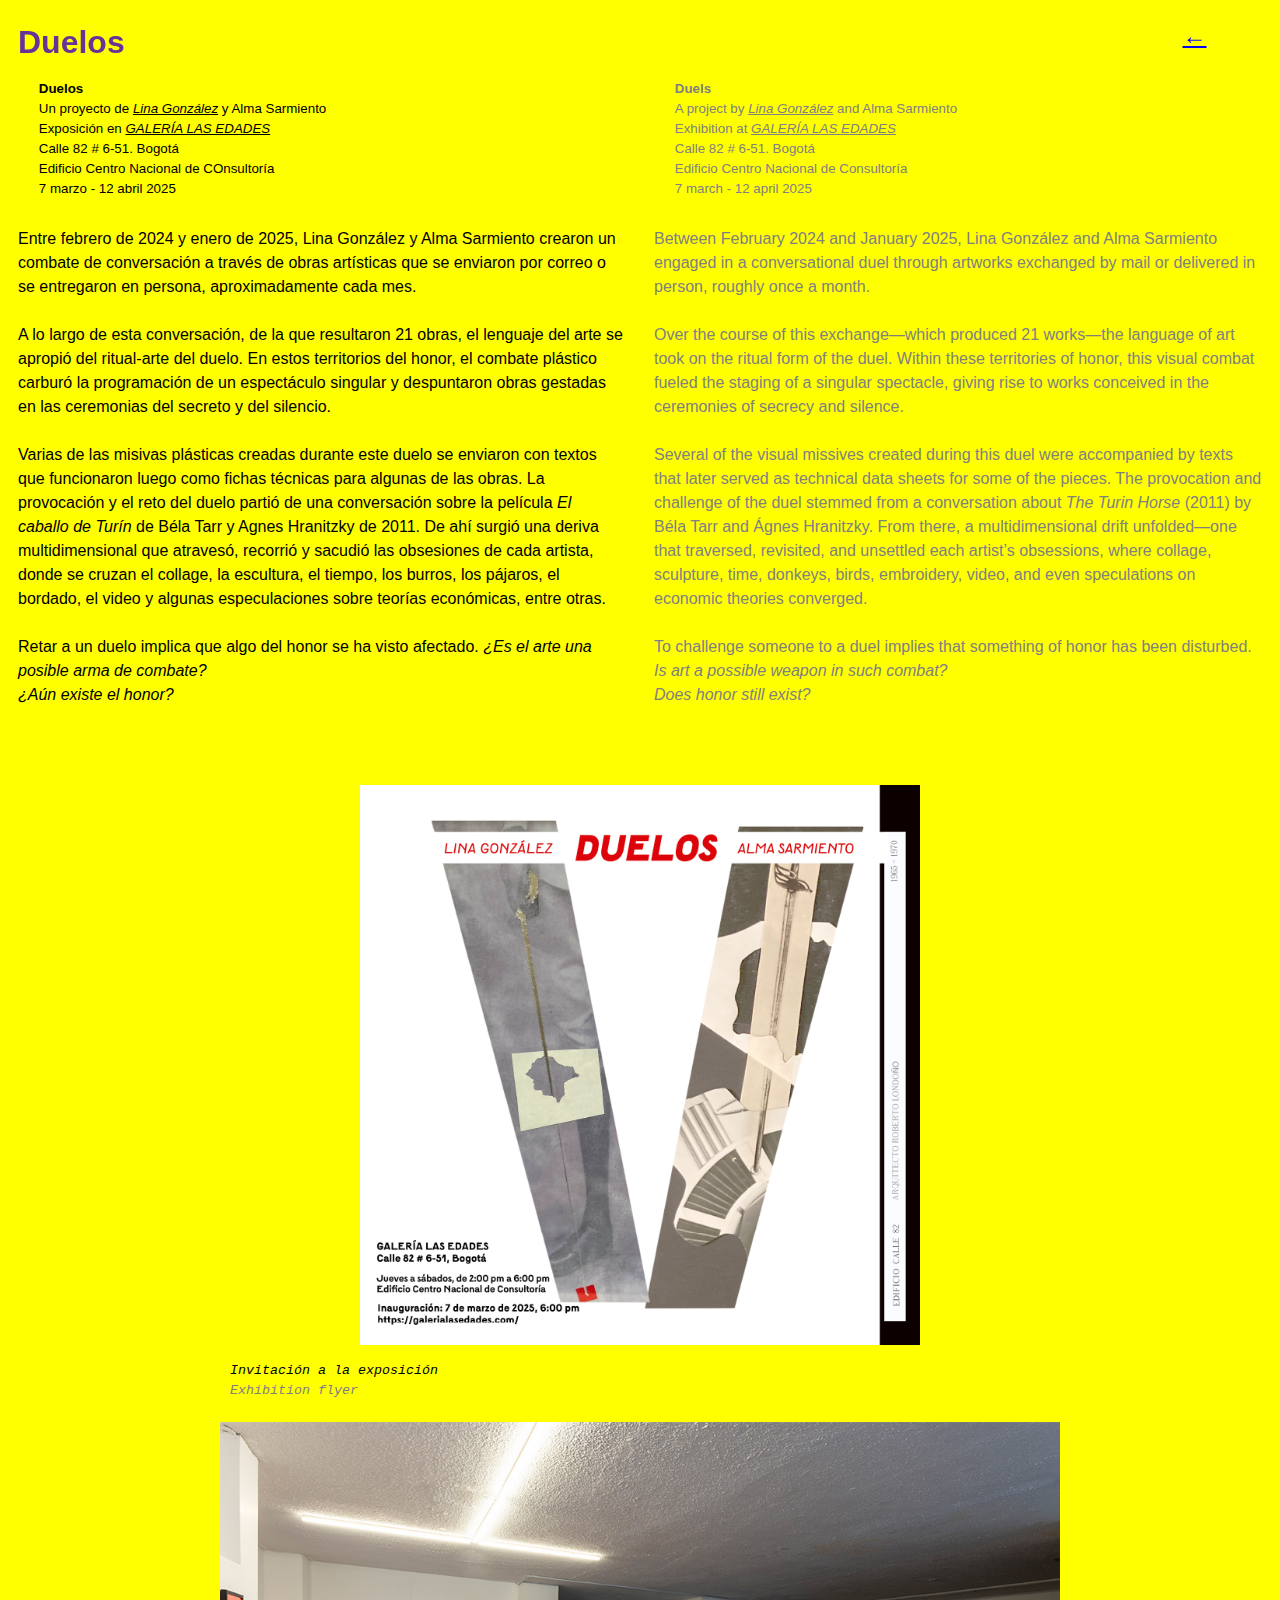
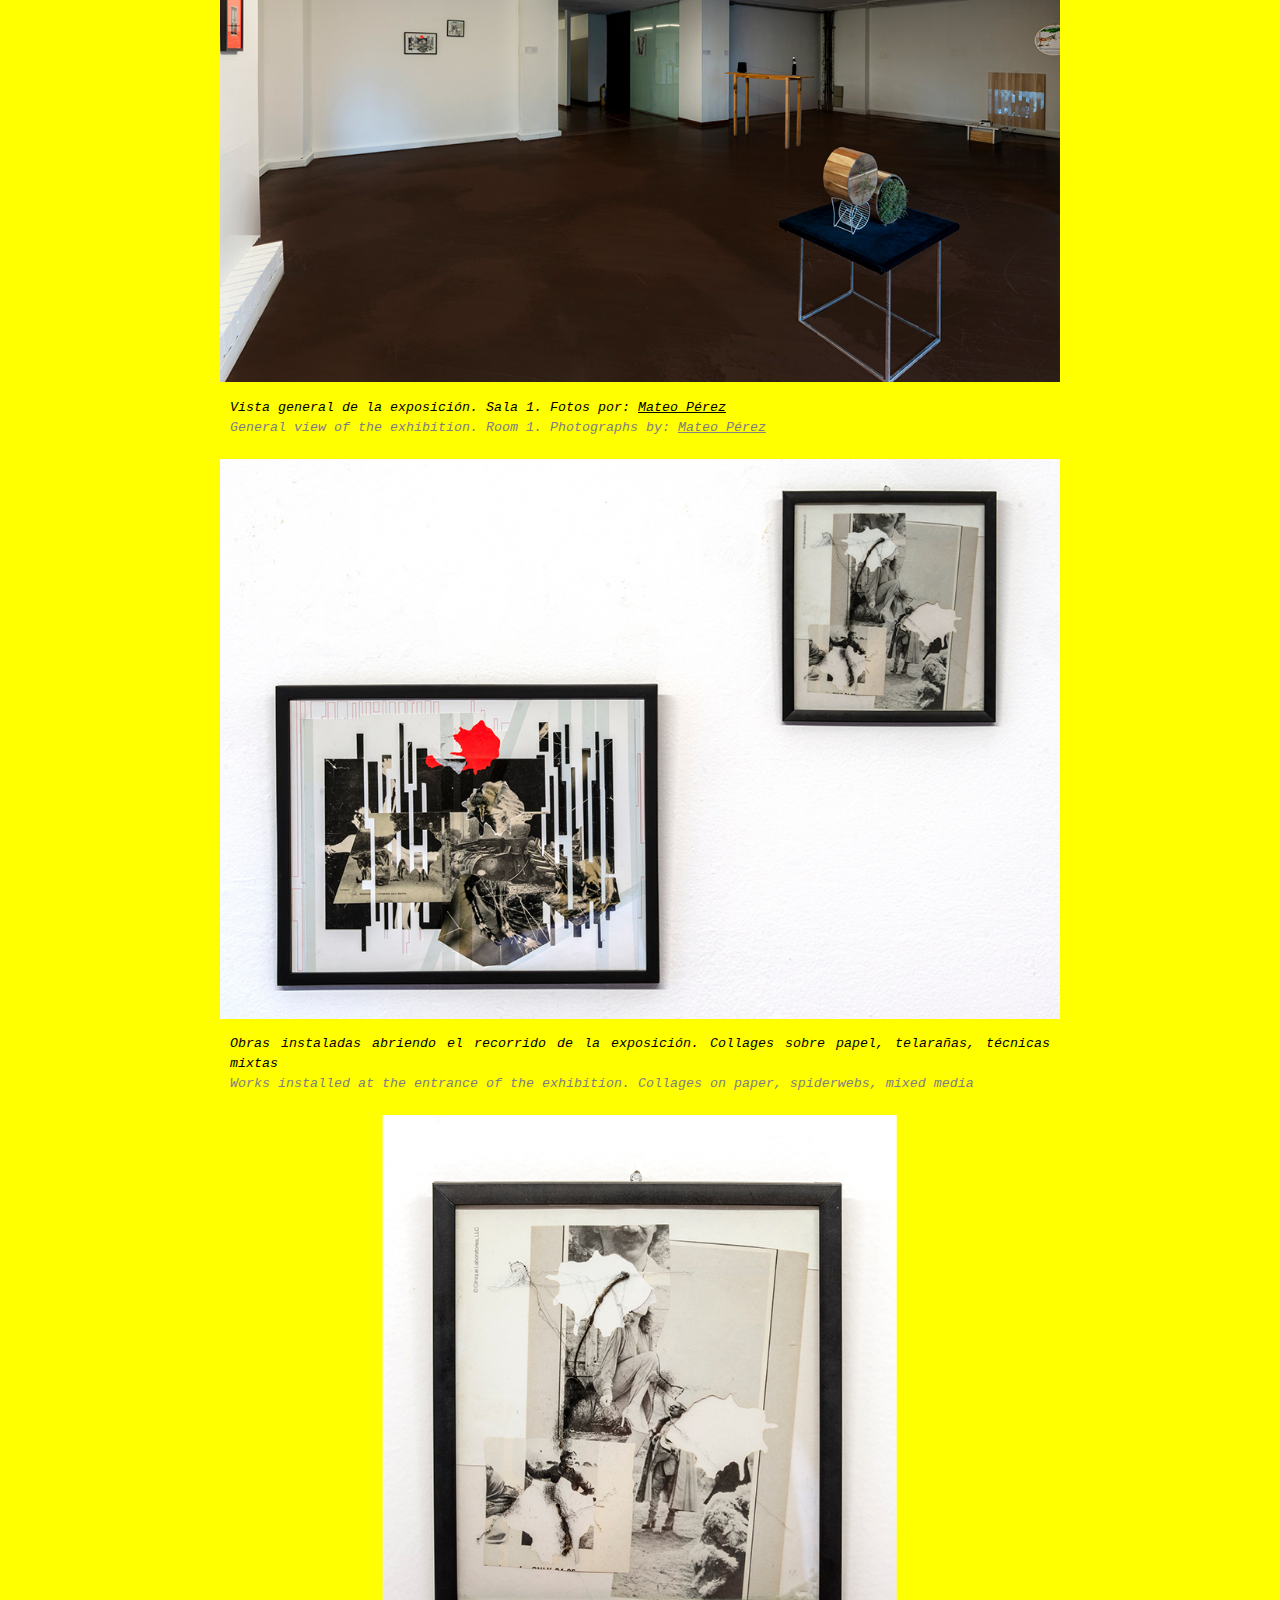
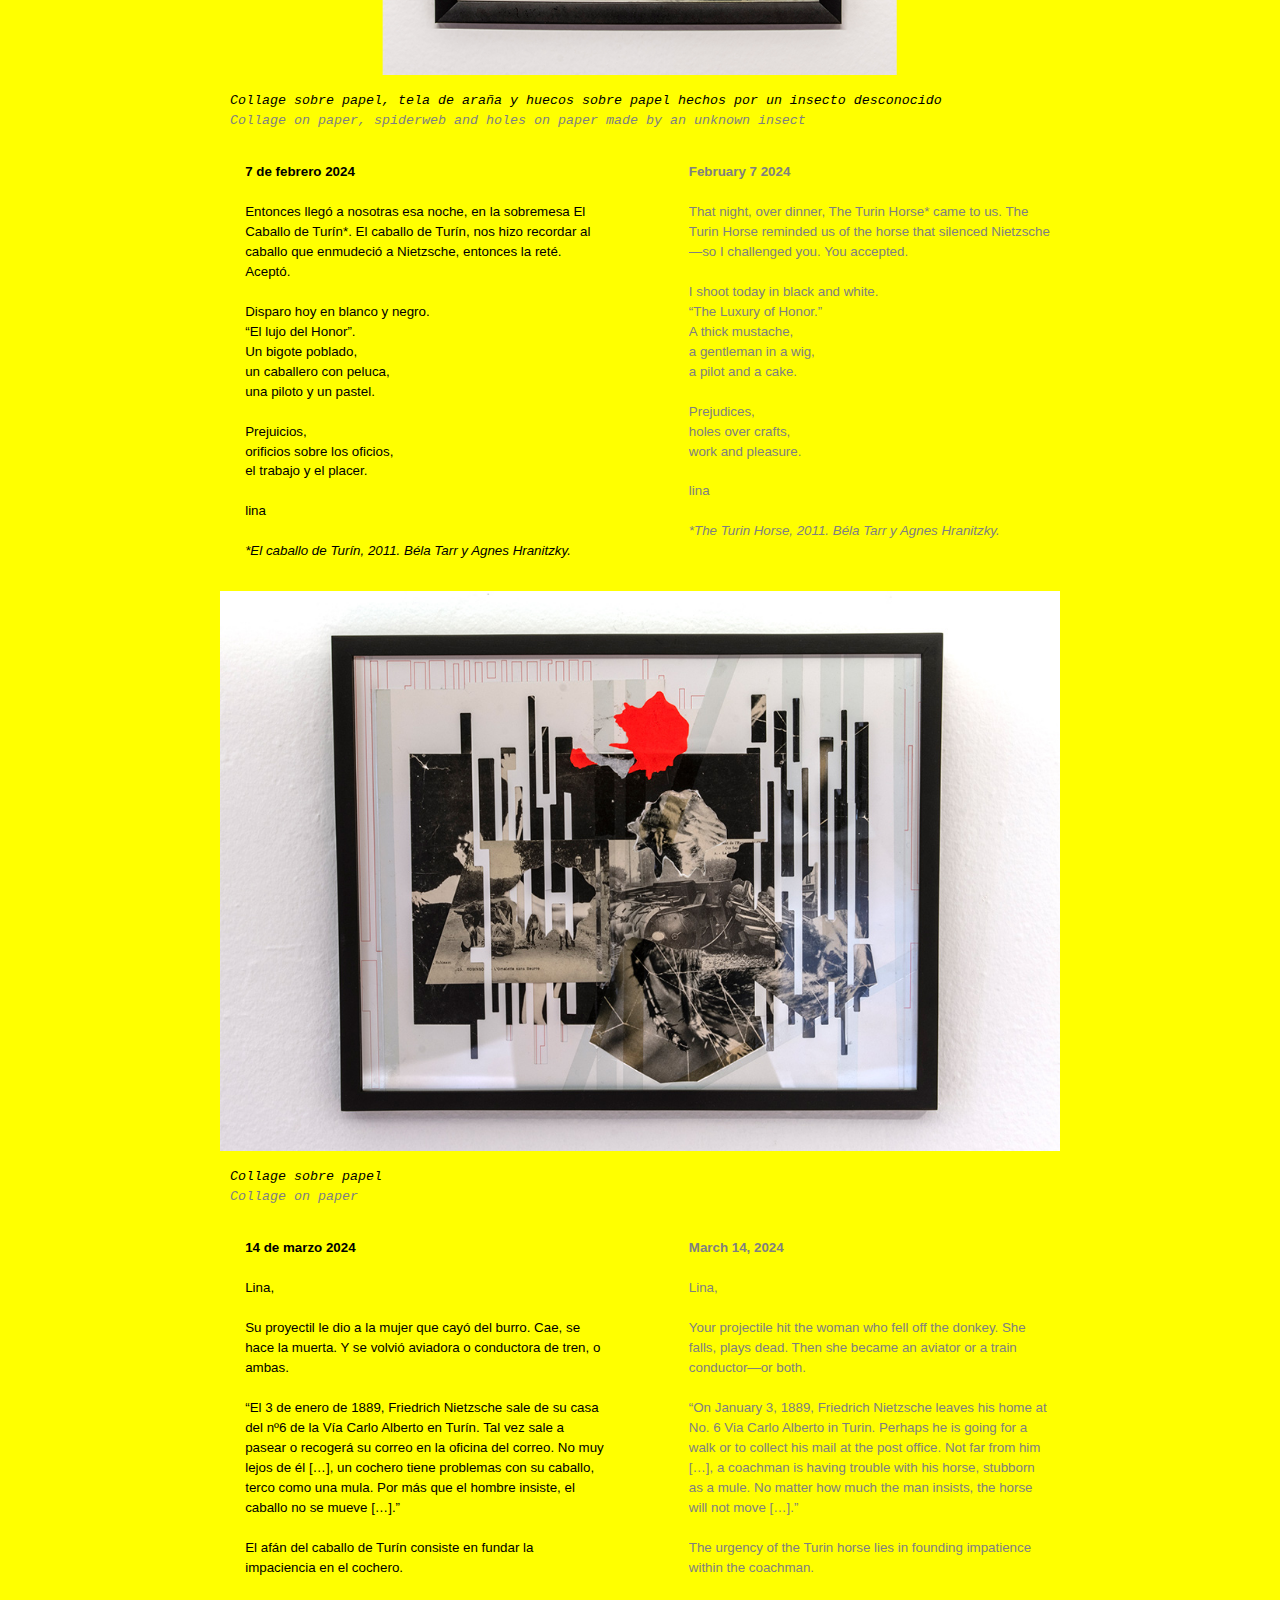
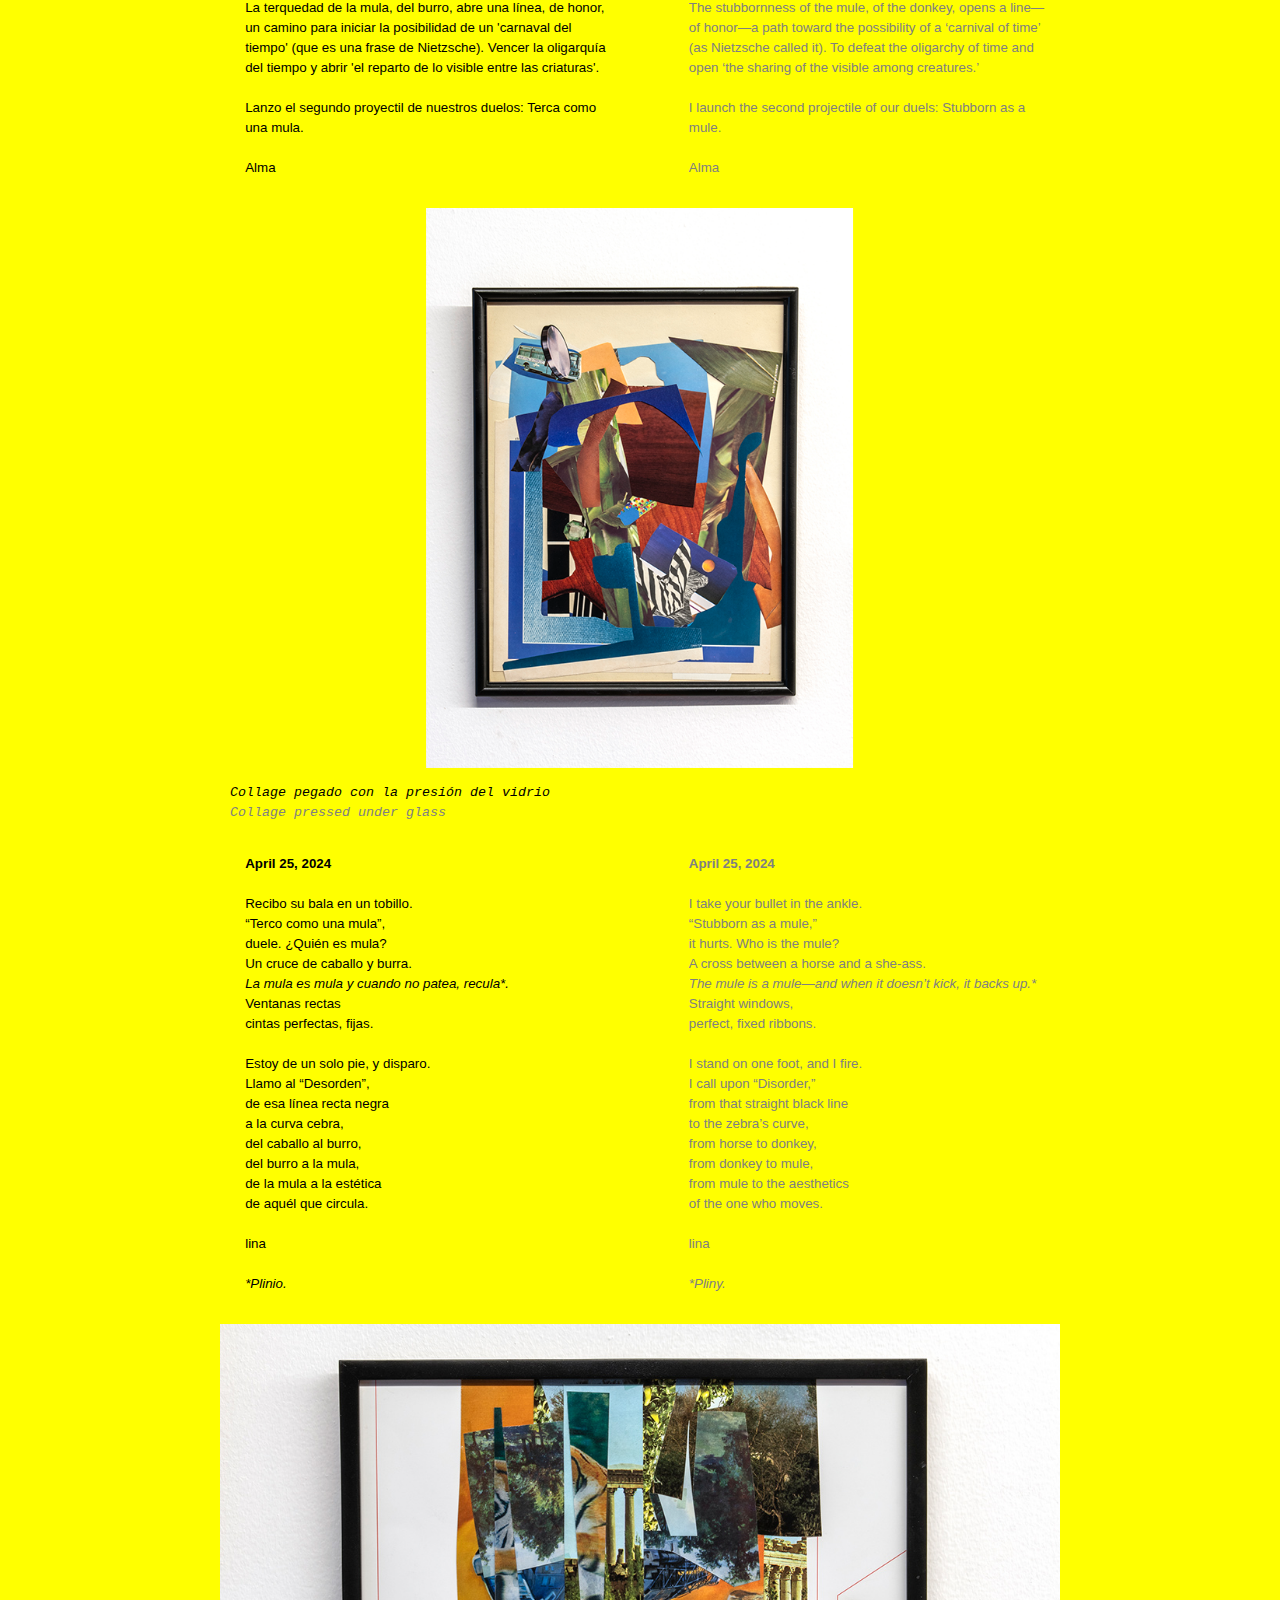
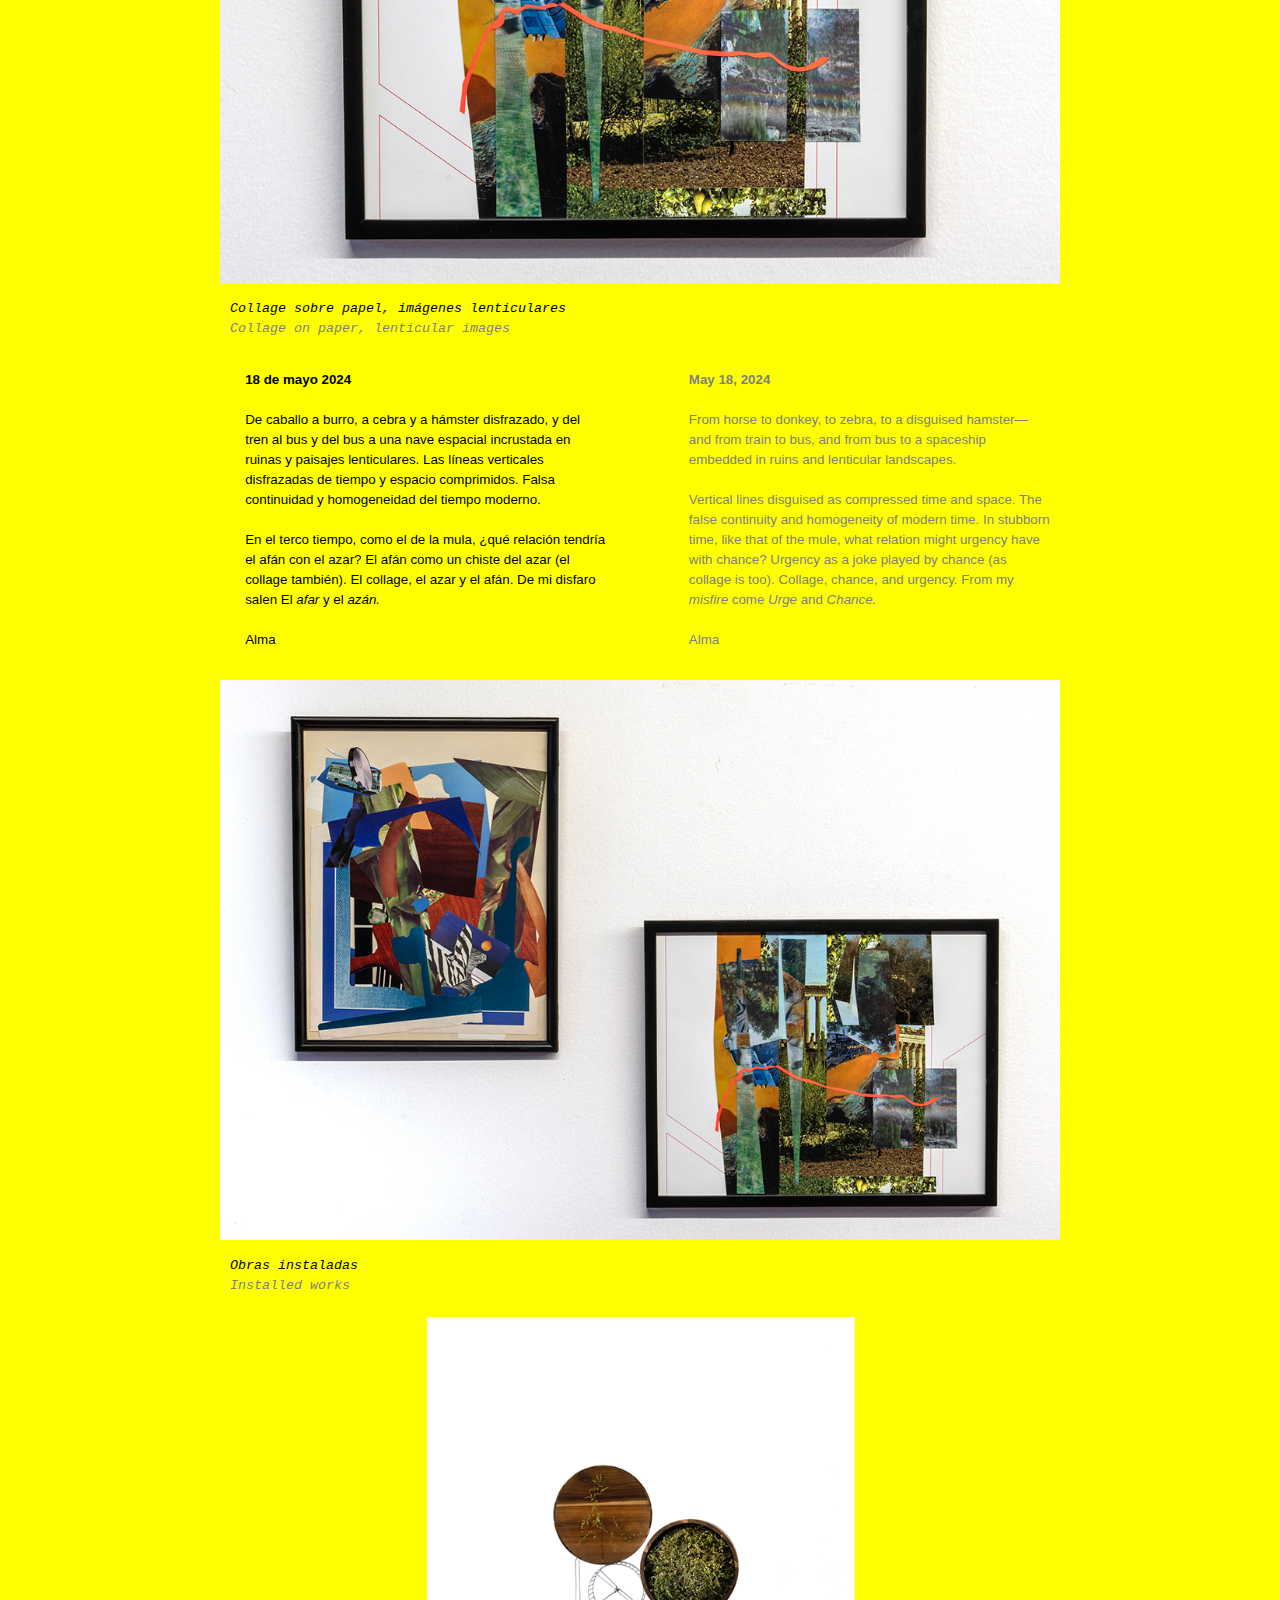
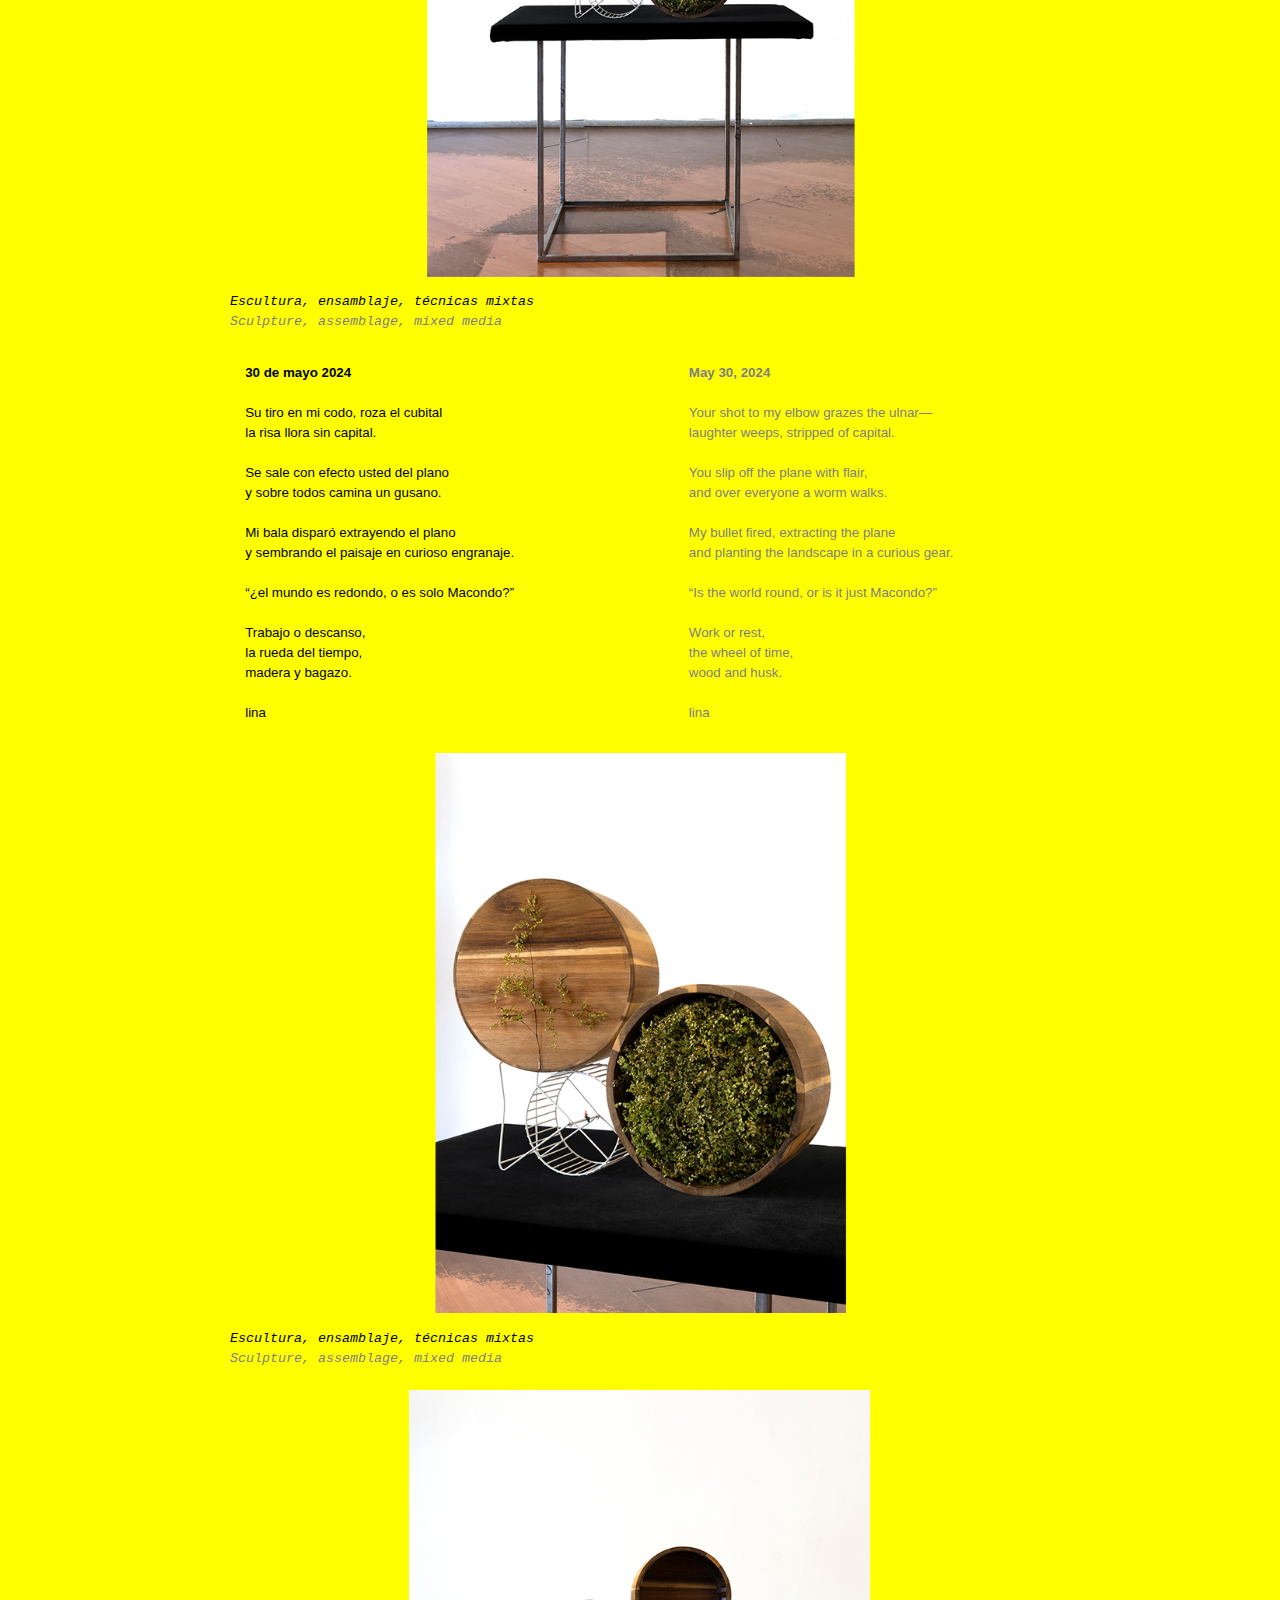
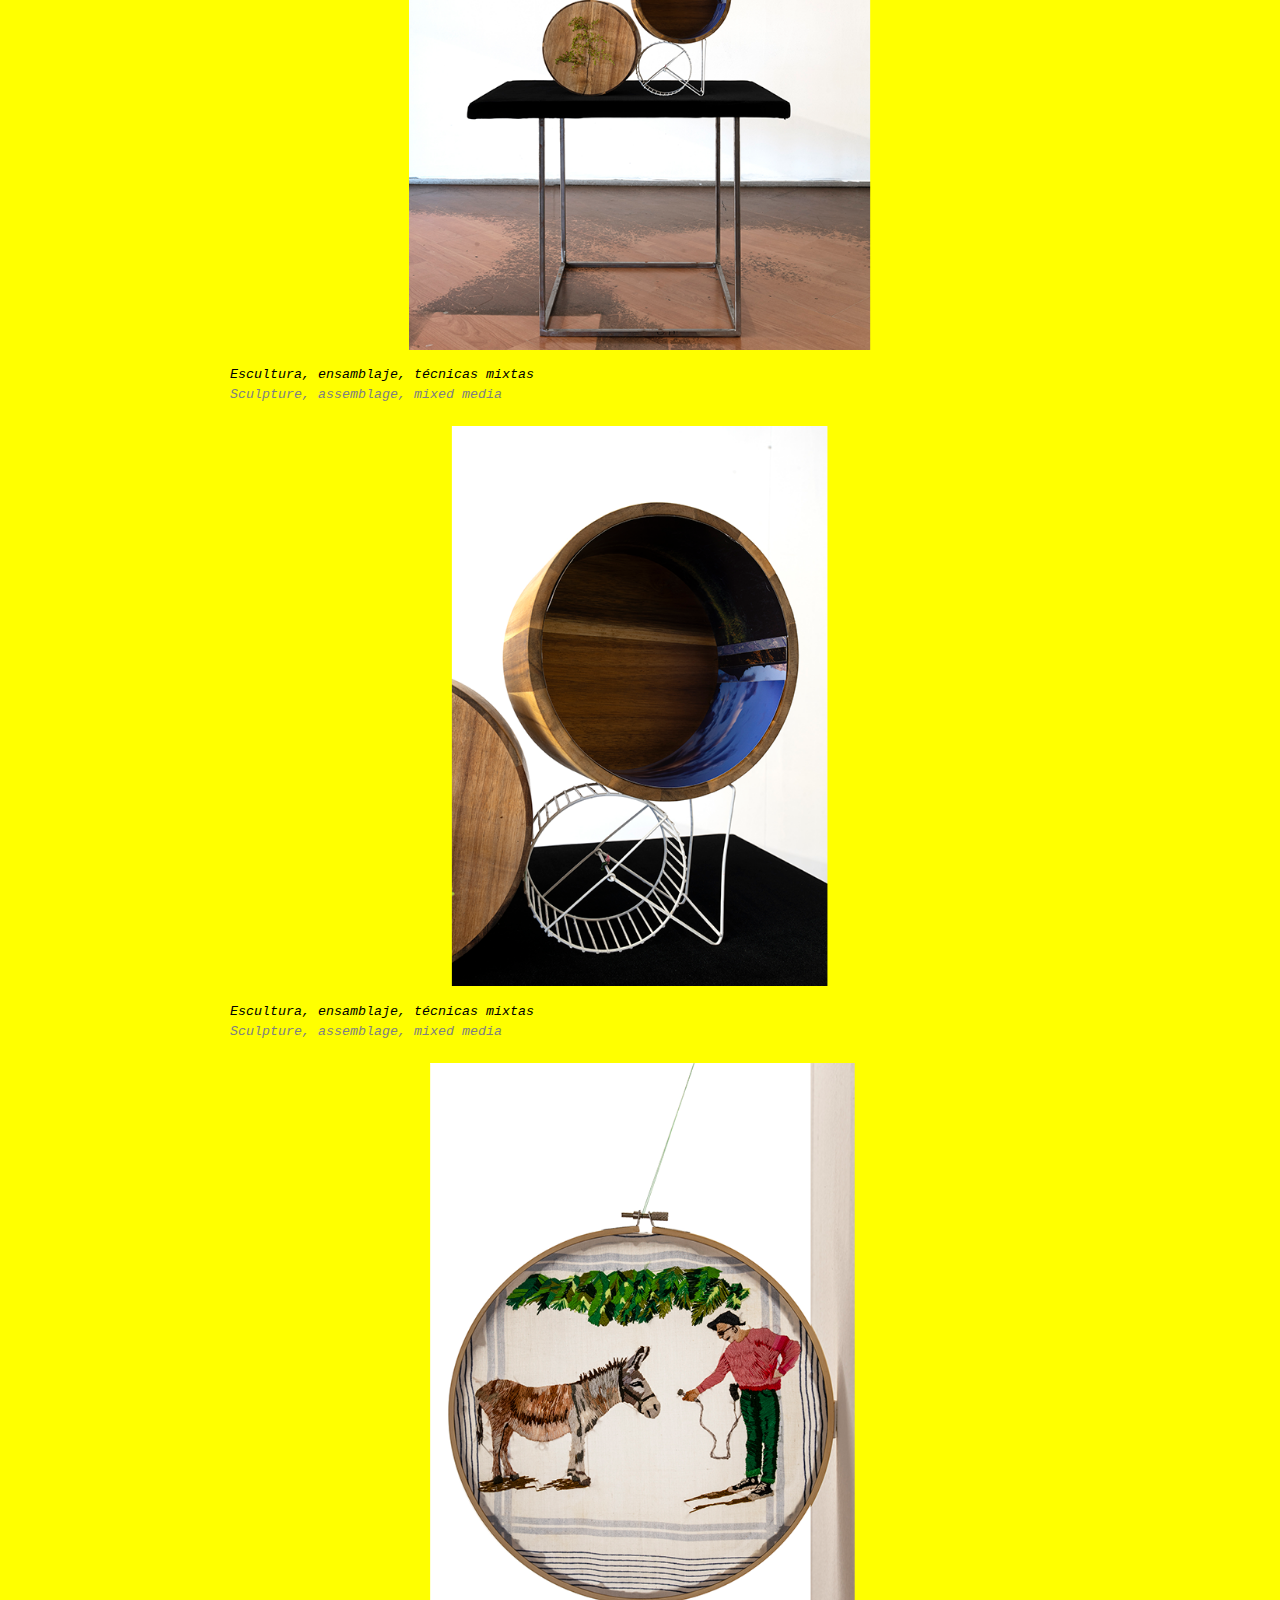
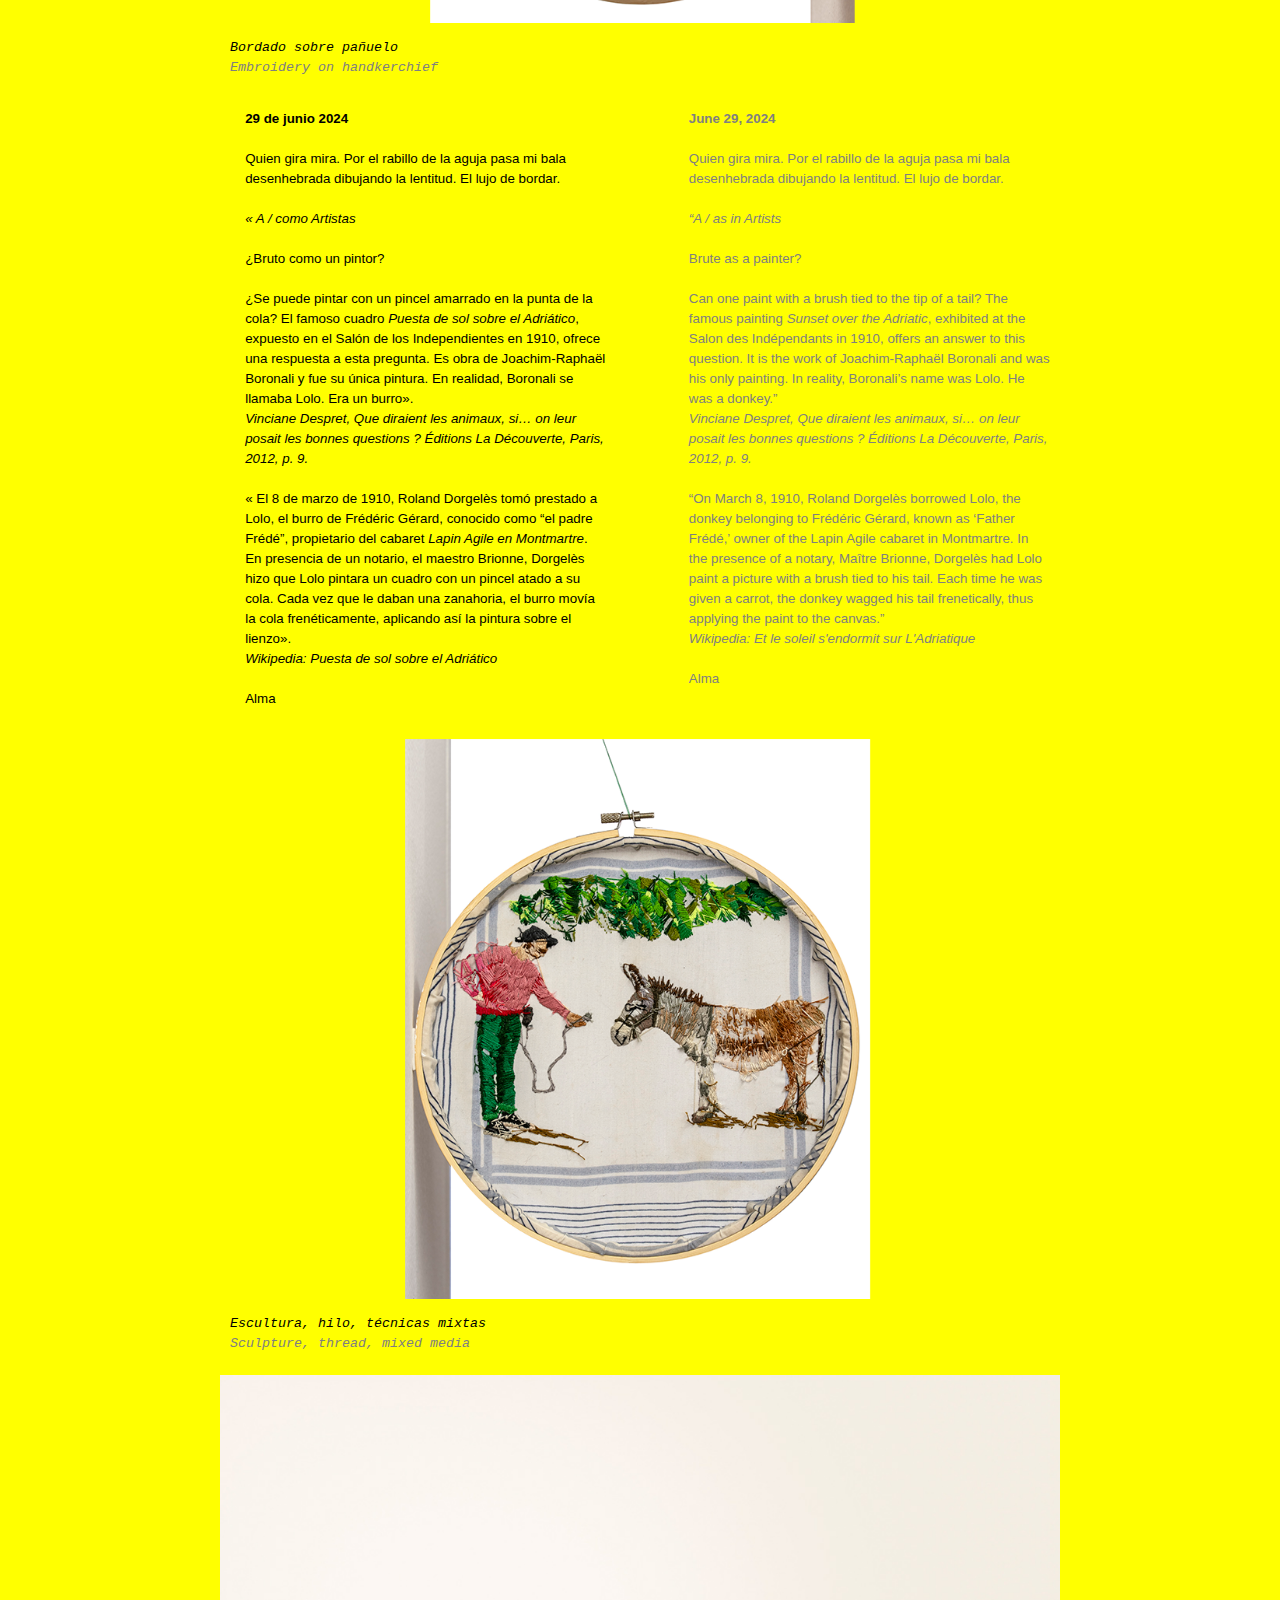
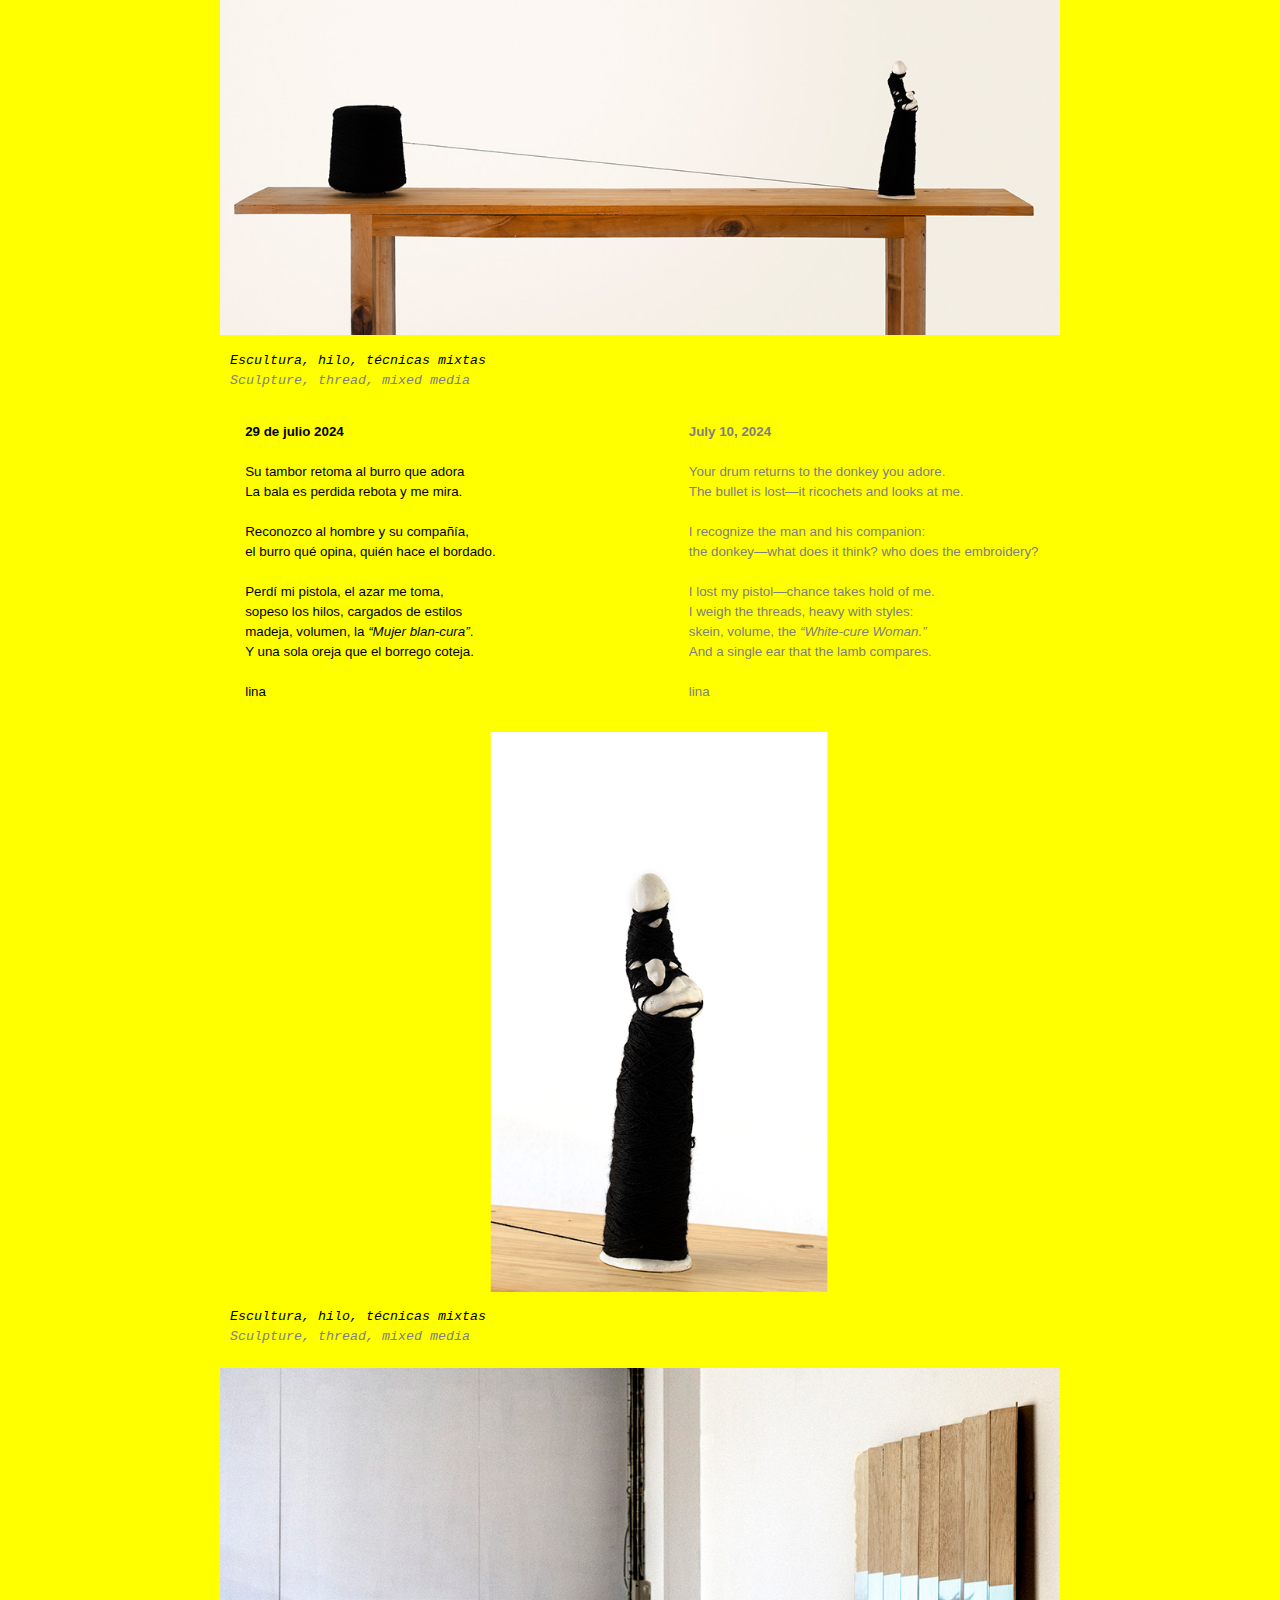
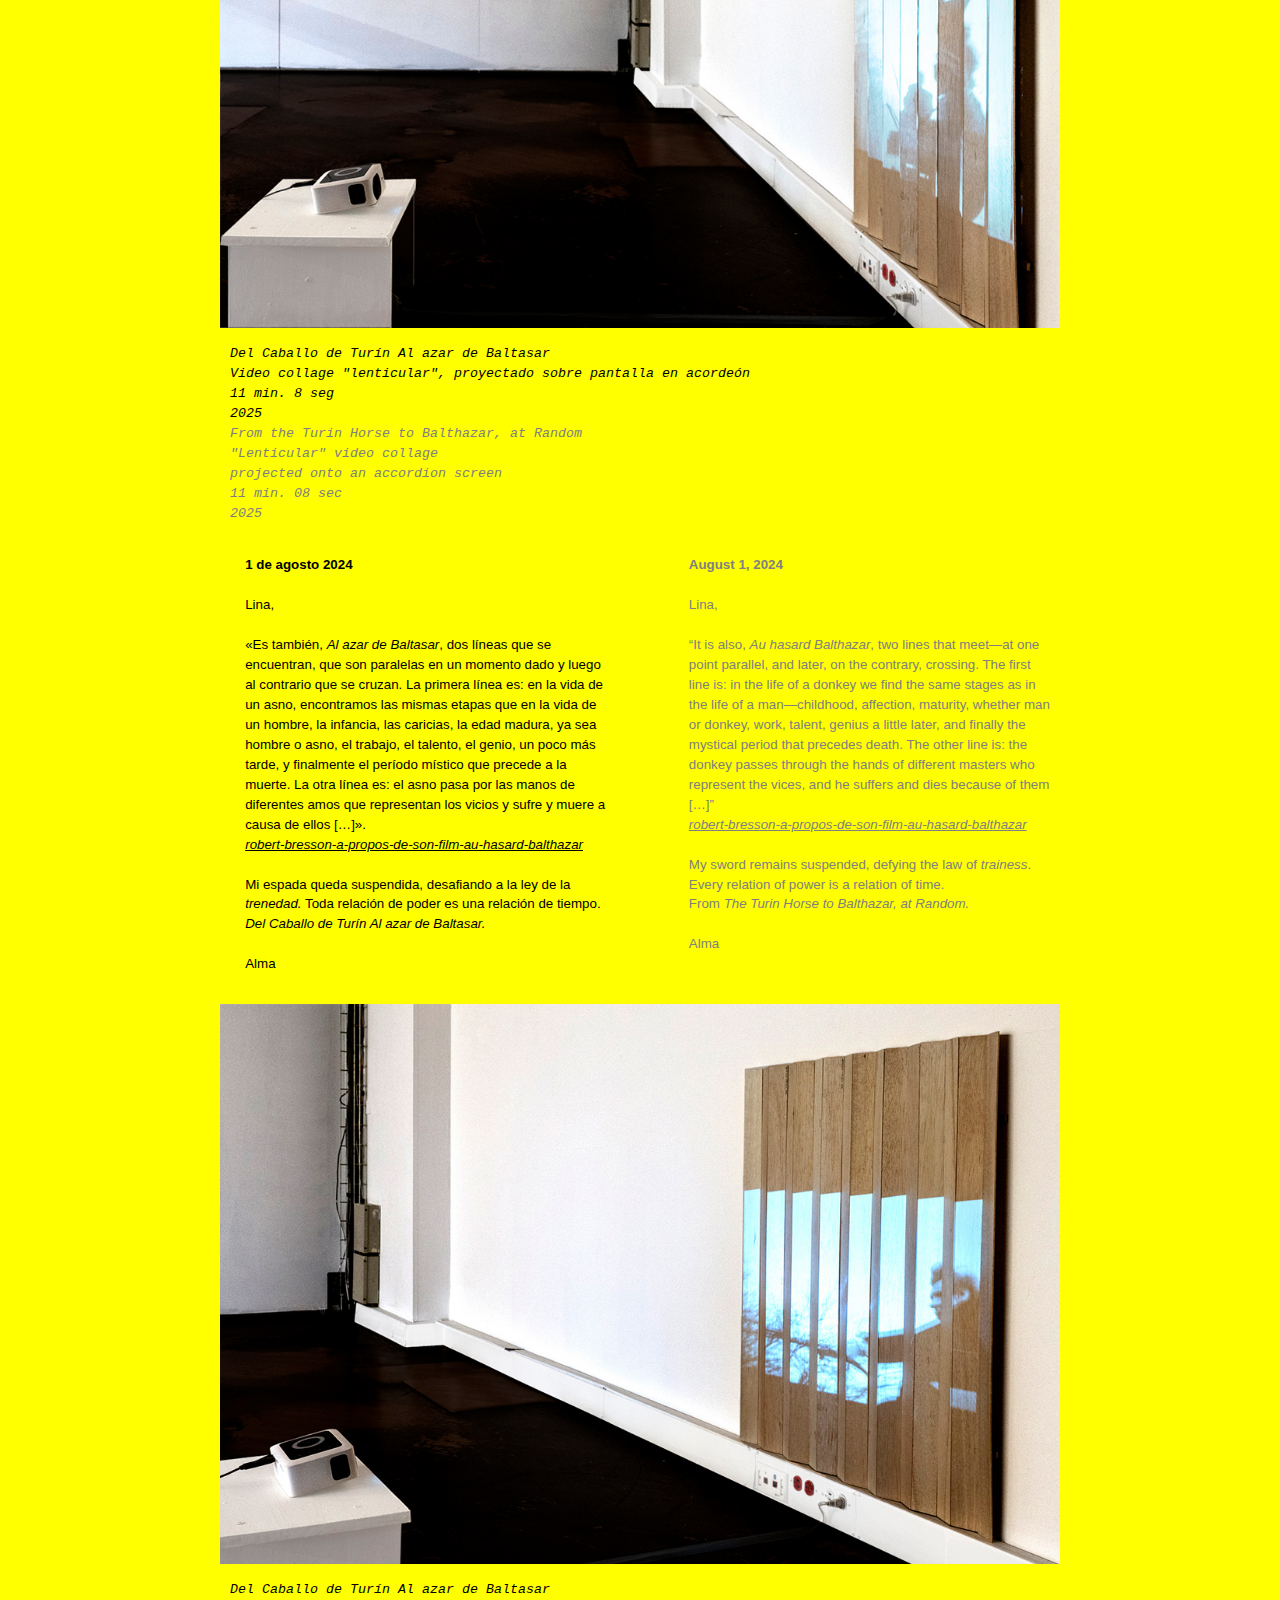
<file: 2025 duelos.html>
<!doctype html>
<html lang="en">

<head>
  <meta charset="utf-8">
  <meta name="viewport" content="width=device-width, initial-scale=1, shrink-to-fit=no">
  <link rel="stylesheet" href="style proyectos.css">


  <title>Alma Sarmiento</title>
  <link rel="icon" type="image/png" img href="imagenes/favicon.png">
</head>

<body>

 <div id="headervolador2"><p><a href="indice proyectos.html">←</a></p></div>

  </div>
  <!--comienzo contenido principal--->
  <div id=tituloproy>
    <p><b>Duelos</b></p>
  </div>
  <div>
  <div class="container">
     <div id="fichatecesp"><br><br>
            <p><b>Duelos</b><br>Un proyecto de <a href="https://www.linagonzalezvergara.com/informacion" target="_blank"><i>Lina González</i></a> y Alma Sarmiento<br>Exposición en <a href="https://galerialasedades.com/" target="_blank"><i>GALERÍA LAS EDADES</i></a><br>Calle 82 # 6-51. Bogotá<br>Edificio Centro Nacional de COnsultoría<br>7 marzo - 12 abril 2025
    </div>
    <div id=descripcionesp>
      <p>Entre febrero de 2024 y enero de 2025, Lina González y Alma Sarmiento crearon un combate de conversación a través de obras artísticas que se enviaron por correo o se entregaron en persona, aproximadamente cada mes. 
<br><br>
A lo largo de esta conversación, de la que resultaron 21 obras, el lenguaje del arte se apropió del ritual-arte del duelo. En estos territorios del honor, el combate plástico carburó la programación de un espectáculo singular y despuntaron obras gestadas en las ceremonias del secreto y del silencio. 
<br><br>
Varias de las misivas plásticas creadas durante este duelo se enviaron con textos que funcionaron luego como fichas técnicas para algunas de las obras. La provocación y el reto del duelo partió de una conversación sobre la película <i>El caballo de Turín</i> de Béla Tarr y Agnes Hranitzky de 2011. De ahí surgió una deriva multidimensional que atravesó, recorrió y sacudió las obsesiones de cada artista, donde se cruzan el collage, la escultura, el tiempo, los burros, los pájaros, el bordado, el video y algunas especulaciones sobre teorías económicas, entre otras. 
<br><br>
Retar a un duelo implica que algo del honor se ha visto afectado. <i>¿Es el arte una posible arma de combate?<br>¿Aún existe el honor?</i>

</p>
    </div>
    <div id="fichateceng"><br><br>
            <p><b>Duels</b><br>A project by <a href="https://www.linagonzalezvergara.com/informacion" target="_blank"><i>Lina González</i></a> and Alma Sarmiento<br>Exhibition at <a href="https://galerialasedades.com/" target="_blank"><i>GALERÍA LAS EDADES</i></a><br>Calle 82 # 6-51. Bogotá<br>Edificio Centro Nacional de Consultoría<br>7 march - 12 april 2025
    </div>
    <div id=descripcioneng>
      <p>Between February 2024 and January 2025, Lina González and Alma Sarmiento engaged in a conversational duel through artworks exchanged by mail or delivered in person, roughly once a month.
        <br><br>
Over the course of this exchange—which produced 21 works—the language of art took on the ritual form of the duel. Within these territories of honor, this visual combat fueled the staging of a singular spectacle, giving rise to works conceived in the ceremonies of secrecy and silence.
<br><br>
Several of the visual missives created during this duel were accompanied by texts that later served as technical data sheets for some of the pieces. The provocation and challenge of the duel stemmed from a conversation about <i>The Turin Horse</i> (2011) by Béla Tarr and Ágnes Hranitzky. From there, a multidimensional drift unfolded—one that traversed, revisited, and unsettled each artist’s obsessions, where collage, sculpture, time, donkeys, birds, embroidery, video, and even speculations on economic theories converged.
<br><br>
To challenge someone to a duel implies that something of honor has been disturbed. <i>Is art a possible weapon in such combat?<br>Does honor still exist?</i>

</p>
    </div>
    <div id="espaciofotos">

      <img src="imagenes/2025 duelos/0.png"><br>
       <p id="piedefoto"><i>Invitación a la exposición</i><br><font style="color: gray;"><i>Exhibition flyer</i></font></i></p>

       <img src="imagenes/2025 duelos/1.jpg"><br>
         <p id="piedefoto"><i>Vista general de la exposición. Sala 1. Fotos por: <a href="https://www.mateoperez.com/" target="_blank"><i>Mateo Pérez</i></a> </i><br><font style="color: gray;"><i>General view of the exhibition. Room 1. Photographs by: <a href="https://www.mateoperez.com/" target="_blank"><i>Mateo Pérez</i></a></i></font></i></p>

        <img src="imagenes/2025 duelos/2.jpg"><br>
         <p id="piedefoto"><i>Obras instaladas abriendo el recorrido de la exposición. Collages sobre papel, telarañas, técnicas mixtas</i><br><font style="color: gray;"><i>Works installed at the entrance of the exhibition. Collages on paper, spiderwebs, mixed media</i></font></i></p>

         <img src="imagenes/2025 duelos/3.png"><br>
         <p id="piedefoto"><i>Collage sobre papel, tela de araña y huecos sobre papel hechos por un insecto desconocido</i><br><font style="color: gray;"><i>Collage on paper, spiderweb and holes on paper made by an unknown insect</i></font></i></p>
<p id=descripcionintermedia>
    <b>7 de febrero 2024</b><br><br>
Entonces llegó a nosotras esa noche, en la sobremesa El Caballo de Turín*. El caballo de Turín, nos hizo recordar al caballo que enmudeció a Nietzsche, entonces la reté. Aceptó.
<br><br>
Disparo hoy en blanco y negro.<br> 
“El lujo del Honor”.<br>
Un bigote poblado,<br>
un caballero con peluca,<br>
una piloto y un pastel.<br>
<br>
Prejuicios,<br>
orificios sobre los oficios,<br>
el trabajo y el placer.<br>
<br>
lina
<br><br>
<i>*El caballo de Turín, 2011. Béla Tarr y Agnes Hranitzky.</i>
<br><br>
</p>
    <p id="descripcionintermedia2">
<font style="color: gray;">
    <b>February 7 2024</b><br><br>
That night, over dinner, The Turin Horse* came to us.
The Turin Horse reminded us of the horse that silenced Nietzsche—so I challenged you. You accepted.
<br><br>
I shoot today in black and white.<br>
“The Luxury of Honor.”<br>
A thick mustache,<br>
a gentleman in a wig,<br>
a pilot and a cake.
<br><br>
Prejudices,<br>
holes over crafts,<br>
work and pleasure.
<br><br>
lina
<br><br>
<i>*The Turin Horse, 2011. Béla Tarr y Agnes Hranitzky.</i>
<br><br>
</font>
</p>
        <img src="imagenes/2025 duelos/4.jpg"><br>
         <p id="piedefoto"><i>Collage sobre papel</i><br><font style="color: gray;"><i>Collage on paper</i></font></i></p>

<p id=descripcionintermedia>
    <b>14 de marzo 2024</b><br><br>
Lina,
<br><br>
Su proyectil le dio a la mujer que cayó del burro. Cae, se hace la muerta. Y se volvió aviadora o conductora de tren, o ambas.
<br><br>
“El 3 de enero de 1889, Friedrich Nietzsche sale de su casa del nº6 de la Vía Carlo Alberto en Turín. Tal vez sale a pasear o recogerá su correo en la oficina del correo. No muy lejos de él […], un cochero tiene problemas con su caballo, terco como una mula. Por más que el hombre insiste, el caballo no se mueve […].”
<br><br>
El afán del caballo de Turín consiste en fundar la impaciencia en el cochero.
<br><br>
La terquedad de la mula, del burro, abre una línea, de honor, un camino para iniciar la posibilidad de un 'carnaval del tiempo' (que es una frase de Nietzsche).
Vencer la oligarquía del tiempo y abrir 'el reparto de lo visible entre las criaturas'.
<br><br>
Lanzo el segundo proyectil de nuestros duelos: Terca como una mula. 
<br><br>
Alma
<br><br>
</p>
    <p id="descripcionintermedia2">
<font style="color: gray;">
    <b>March 14, 2024</b><br><br>
Lina,
<br><br>
Your projectile hit the woman who fell off the donkey. She falls, plays dead. Then she became an aviator or a train conductor—or both.
<br><br>
“On January 3, 1889, Friedrich Nietzsche leaves his home at No. 6 Via Carlo Alberto in Turin. Perhaps he is going for a walk or to collect his mail at the post office. Not far from him […], a coachman is having trouble with his horse, stubborn as a mule. No matter how much the man insists, the horse will not move […].”
<br><br>
The urgency of the Turin horse lies in founding impatience within the coachman.
<br><br>
The stubbornness of the mule, of the donkey, opens a line—of honor—a path toward the possibility of a ‘carnival of time’ (as Nietzsche called it).
To defeat the oligarchy of time and open ‘the sharing of the visible among creatures.’
<br><br>
I launch the second projectile of our duels: Stubborn as a mule.
<br><br>
Alma
<br><br>
</font>
</p>

          <img src="imagenes/2025 duelos/5.png"><br>
<p id="piedefoto"><i>Collage pegado con la presión del vidrio</i><br><font style="color: gray;"><i>Collage pressed under glass</i></font></i></p>


<p id=descripcionintermedia>
    <b>April 25, 2024</b><br><br>
Recibo su bala en un tobillo.<br>
“Terco como una mula”,<br>
duele. ¿Quién es mula?<br>
Un cruce de caballo y burra.<br>
<i>La mula es mula y cuando no patea, recula*.</i><br>
Ventanas rectas<br>
cintas perfectas, fijas.<br>
<br>
Estoy de un solo pie, y disparo.<br>
Llamo al “Desorden”,<br>
de esa línea recta negra<br>
a la curva cebra,<br>
del caballo al burro,<br>
del burro a la mula,<br>
de la mula a la estética<br>
de aquél que circula.<br>
<br>
lina<br>
<br>
<i>*Plinio.</i>
<br><br>
</font>
</p>
    <p id="descripcionintermedia2">
<font style="color: gray;">
    <b>April 25, 2024</b><br><br>
I take your bullet in the ankle.<br>
“Stubborn as a mule,”<br>
it hurts. Who is the mule?<br>
A cross between a horse and a she-ass.<br>
<i>The mule is a mule—and when it doesn’t kick, it backs up.*</i><br>
Straight windows,<br>
perfect, fixed ribbons.<br>
<br>
I stand on one foot, and I fire.<br>
I call upon “Disorder,”<br>
from that straight black line<br>
to the zebra’s curve,<br>
from horse to donkey,<br>
from donkey to mule,<br>
from mule to the aesthetics<br>
of the one who moves.<br>
<br>
lina
<br><br>
<i>*Pliny.</i>
<br><br>
</font>
</p>


           <img src="imagenes/2025 duelos/6.jpg"><br>
            <p id="piedefoto"><i>Collage sobre papel, imágenes lenticulares</i><br><font style="color: gray;"><i>Collage on paper, lenticular images</i></font></i></p>

            <p id=descripcionintermedia>
    <b>18 de mayo 2024</b><br><br>
De caballo a burro, a cebra y a hámster disfrazado, y del tren al bus y del bus a una nave espacial incrustada en ruinas y paisajes lenticulares. Las líneas verticales disfrazadas de tiempo y espacio comprimidos.
Falsa continuidad y homogeneidad del tiempo moderno.
<br><br>
En el terco tiempo, como el de la mula, ¿qué relación tendría el afán con el azar?
El afán como un chiste del azar (el collage también).
El collage, el azar y el afán. De mi disfaro salen El <i>afar</i> y el <i>azán.</i>
<br><br>
Alma
<br><br>
</font>
</p>
    <p id="descripcionintermedia2">
<font style="color: gray;">
    <b>May 18, 2024</b><br><br>
From horse to donkey, to zebra, to a disguised hamster—and from train to bus, and from bus to a spaceship embedded in ruins and lenticular landscapes.<br><br>
Vertical lines disguised as compressed time and space.
The false continuity and homogeneity of modern time.
In stubborn time, like that of the mule, what relation might urgency have with chance?
Urgency as a joke played by chance (as collage is too).
Collage, chance, and urgency. From my <i>misfire</i> come <i>Urge</i> and <i>Chance.</i>
<br><br>
Alma
<br><br>
</font>
</p>

            <img src="imagenes/2025 duelos/7.jpg"><br>
              <p id="piedefoto"><i>Obras instaladas</i><br><font style="color: gray;"><i>Installed works</i></font></i></p>

             <img src="imagenes/2025 duelos/8.png"><br>
             <p id="piedefoto"><i>Escultura, ensamblaje, técnicas mixtas</i><br><font style="color: gray;"><i>Sculpture, assemblage, mixed media</i></font></i></p>

                    <p id=descripcionintermedia>
    <b>30 de mayo 2024</b><br><br>
Su tiro en mi codo, roza el cubital<br>
la risa llora sin capital.<br>
<br>
Se sale con efecto usted del plano<br>
y sobre todos camina un gusano.<br>
<br>
Mi bala disparó extrayendo el plano<br>
y sembrando el paisaje en curioso engranaje.<br>
<br>
“¿el mundo es redondo, o es solo Macondo?”<br>
<br>
Trabajo o descanso,<br>
la rueda del tiempo,<br>
madera y bagazo.<br>
<br>
lina
<br><br>
</font>
</p>
    <p id="descripcionintermedia2">
<font style="color: gray;">
    <b>May 30, 2024</b><br><br>
Your shot to my elbow grazes the ulnar—<br>
laughter weeps, stripped of capital.<br>
<br>
You slip off the plane with flair,<br>
and over everyone a worm walks.<br>
<br>
My bullet fired, extracting the plane<br>
and planting the landscape in a curious gear.<br>
<br>
“Is the world round, or is it just Macondo?”<br>
<br>
Work or rest,<br>
the wheel of time,<br>
wood and husk.<br>
<br>
lina
<br><br>
</font>
</p>

              <img src="imagenes/2025 duelos/9.png"><br>
               <p id="piedefoto"><i>Escultura, ensamblaje, técnicas mixtas</i><br><font style="color: gray;"><i>Sculpture, assemblage, mixed media</i></font></i></p>

               <img src="imagenes/2025 duelos/10.png"><br>
                <p id="piedefoto"><i>Escultura, ensamblaje, técnicas mixtas</i><br><font style="color: gray;"><i>Sculpture, assemblage, mixed media</i></font></i></p>

               <img src="imagenes/2025 duelos/11.png"><br>
                <p id="piedefoto"><i>Escultura, ensamblaje, técnicas mixtas</i><br><font style="color: gray;"><i>Sculpture, assemblage, mixed media</i></font></i></p>

               <img src="imagenes/2025 duelos/12.png"><br>
                <p id="piedefoto"><i>Bordado sobre pañuelo</i><br><font style="color: gray;"><i>Embroidery on handkerchief</i></font></i></p>

                <p id=descripcionintermedia>
    <b>29 de junio 2024</b><br><br>
Quien gira mira. Por el rabillo de la aguja pasa mi bala desenhebrada dibujando la lentitud.
El lujo de bordar.
<br><br>
<i>« A / como Artistas</i>
<br><br>
¿Bruto como un pintor?
<br><br>
¿Se puede pintar con un pincel amarrado en la punta de la cola? El famoso cuadro <i>Puesta de sol sobre el Adriático</i>, expuesto en el Salón de los Independientes en 1910, ofrece una respuesta a esta pregunta. Es obra de Joachim-Raphaël Boronali y fue su única pintura. En realidad, Boronali se llamaba Lolo. Era un burro». <br>
<i><font style="font-size: 10pt;">Vinciane Despret, Que diraient les animaux, si… on leur posait les bonnes
questions ? Éditions La Découverte, Paris, 2012, p. 9.</i></font>
<br><br>
« El 8 de marzo de 1910, Roland Dorgelès tomó prestado a Lolo, el burro de Frédéric Gérard, conocido como “el padre Frédé”, propietario del cabaret <i>Lapin Agile en Montmartre</i>. En presencia de un notario, el maestro Brionne, Dorgelès hizo que Lolo pintara un cuadro con un pincel atado a su cola. Cada vez que le daban una zanahoria, el burro movía la cola frenéticamente, aplicando así la pintura sobre el lienzo».<br>
<i><font style="font-size: 10pt;">Wikipedia: Puesta de sol sobre el Adriático</font></i>
<br><br>
Alma
<br><br>
</font>
</p>
    <p id="descripcionintermedia2">
<font style="color: gray;">
    <b>June 29, 2024</b><br><br>
    Quien gira mira. Por el rabillo de la aguja pasa mi bala desenhebrada dibujando la lentitud.
El lujo de bordar.
<br><br>
<i>“A / as in Artists</i>
<br><br>
Brute as a painter?
<br><br>
Can one paint with a brush tied to the tip of a tail? The famous painting <i>Sunset over the Adriatic</i>, exhibited at the Salon des Indépendants in 1910, offers an answer to this question. It is the work of Joachim-Raphaël Boronali and was his only painting. In reality, Boronali’s name was Lolo. He was a donkey.”<br>
<i><font style="font-size: 10pt;">Vinciane Despret, Que diraient les animaux, si… on leur posait les bonnes questions ? Éditions La Découverte, Paris, 2012, p. 9.</font></i>
<br><br>
“On March 8, 1910, Roland Dorgelès borrowed Lolo, the donkey belonging to Frédéric Gérard, known as ‘Father Frédé,’ owner of the Lapin Agile cabaret in Montmartre. In the presence of a notary, Maître Brionne, Dorgelès had Lolo paint a picture with a brush tied to his tail. Each time he was given a carrot, the donkey wagged his tail frenetically, thus applying the paint to the canvas.”<br>
<i><font style="font-size: 10pt;">Wikipedia: Et le soleil s'endormit sur L'Adriatique</font></i>
<br><br>
Alma
<br><br>
</font>
</p>                


               <img src="imagenes/2025 duelos/13.png"><br>
            <p id="piedefoto"><i>Escultura, hilo, técnicas mixtas</i><br><font style="color: gray;"><i>Sculpture, thread, mixed media</i></font></i></p>

               <img src="imagenes/2025 duelos/14.jpg"><br>
            <p id="piedefoto"><i>Escultura, hilo, técnicas mixtas</i><br><font style="color: gray;"><i>Sculpture, thread, mixed media</i></font></i></p>

                        <p id=descripcionintermedia>
    <b>29 de julio 2024</b><br><br>
Su tambor retoma al burro que adora<br>
La bala es perdida rebota y me mira.<br>
<br>
Reconozco al hombre y su compañía,<br>
el burro qué opina, quién hace el bordado.<br>
<br>
Perdí mi pistola, el azar me toma,<br>
sopeso los hilos, cargados de estilos<br>
madeja, volumen, la <i>“Mujer blan-cura”</i>.<br>
Y una sola oreja que el borrego coteja.<br>
<br>
lina

<br><br>
</font>
</p>
    <p id="descripcionintermedia2">
<font style="color: gray;">
    <b>July 10, 2024</b><br><br>
    Your drum returns to the donkey you adore.<br>
The bullet is lost—it ricochets and looks at me.<br>
<br>
I recognize the man and his companion:<br>
the donkey—what does it think? who does the embroidery?<br>
<br>
I lost my pistol—chance takes hold of me.<br>
I weigh the threads, heavy with styles:<br>
skein, volume, the <i>“White-cure Woman.”</i><br>
And a single ear that the lamb compares.<br>
<br>
lina

<br><br>
</font>
</p> 

                <img src="imagenes/2025 duelos/15.png"><br>
                 <p id="piedefoto"><i>Escultura, hilo, técnicas mixtas</i><br><font style="color: gray;"><i>Sculpture, thread, mixed media</i></font></i></p>




                <img src="imagenes/2025 duelos/16.jpg"><br>
                 <p id="piedefoto"><i>Del Caballo de Turín Al azar de Baltasar<br>Video collage "lenticular", proyectado sobre pantalla en acordeón<br>11 min. 8 seg<br>2025</i><br><font style="color: gray;"><i>From the Turin Horse to Balthazar, at Random<br>"Lenticular" video collage<br>projected onto an accordion screen<br>11 min. 08 sec<br>2025</i></font></i></p>

                 <p id=descripcionintermedia>
<b>1 de agosto 2024</b><br><br>
Lina,
<br><br>
«Es también, <i>Al azar de Baltasar</i>, dos líneas que se encuentran, que son paralelas en un momento dado y luego al contrario que se cruzan. La primera línea es: en la vida de un asno, encontramos las mismas etapas que en la vida de un hombre, la infancia, las caricias, la edad madura, ya sea hombre o asno, el trabajo, el talento, el genio, un poco más tarde, y finalmente el período místico que precede a la muerte. La otra línea es: el asno pasa por las manos de diferentes amos que representan los vicios y sufre y muere a causa de ellos […]».<br>
<a href="https://www.ina.fr/ina-eclaire-actu/video/i00015310/robert-bresson-a-propos-de-son-film-au-hasard-balthazar" target="_blank"><i>robert-bresson-a-propos-de-son-film-au-hasard-balthazar</i></a>
<br><br>
Mi espada queda suspendida, desafiando a la ley de la <i>trenedad.</i> Toda relación de poder es una relación de tiempo.<br>
<i>Del Caballo de Turín Al azar de Baltasar.</i>
<br><br>
Alma
 <br><br>
</font>
</p>

<p id="descripcionintermedia2">
<font style="color: gray;">
<b>August 1, 2024</b><br><br>
Lina,
<br><br>
“It is also, <i>Au hasard Balthazar</i>, two lines that meet—at one point parallel, and later, on the contrary, crossing. The first line is: in the life of a donkey we find the same stages as in the life of a man—childhood, affection, maturity, whether man or donkey, work, talent, genius a little later, and finally the mystical period that precedes death. The other line is: the donkey passes through the hands of different masters who represent the vices, and he suffers and dies because of them […]”<br>
<a href="https://www.ina.fr/ina-eclaire-actu/video/i00015310/robert-bresson-a-propos-de-son-film-au-hasard-balthazar" target="_blank"><i>robert-bresson-a-propos-de-son-film-au-hasard-balthazar</i></a>
<br><br>
My sword remains suspended, defying the law of <i>trainess</i>. Every relation of power is a relation of time.<br>
From <i>The Turin Horse to Balthazar, at Random.</i>
<br><br>
Alma
<br><br>
</font>
</p> 

                <img src="imagenes/2025 duelos/17.jpg"><br>
                 <p id="piedefoto"><i>Del Caballo de Turín Al azar de Baltasar<br>Video collage "lenticular", proyectado sobre pantalla en acordeón<br>11 min. 8 seg<br>2025</i><br><font style="color: gray;"><i>From the Turin Horse to Balthazar, at Random<br>"Lenticular" video collage<br>projected onto an accordion screen<br>11 min. 08 sec<br>2025</i></font></i></p>

                <img src="imagenes/2025 duelos/18.jpg"><br>
                 <p id="piedefoto"><i>Del Caballo de Turín Al azar de Baltasar<br>Video collage "lenticular", proyectado sobre pantalla en acordeón<br>11 min. 8 seg<br>2025</i><br><font style="color: gray;"><i>From the Turin Horse to Balthazar, at Random<br>"Lenticular" video collage<br>projected onto an accordion screen<br>11 min. 08 sec<br>2025</i></font></i></p>

                <img src="imagenes/2025 duelos/19.png"><br>
                 <p id="piedefoto"><i>Del Caballo de Turín Al azar de Baltasar<br>Video collage "lenticular", proyectado sobre pantalla en acordeón<br>11 min. 8 seg<br>2025</i><br><font style="color: gray;"><i>From the Turin Horse to Balthazar, at Random<br>"Lenticular" video collage<br>projected onto an accordion screen<br>11 min. 08 sec<br>2025</i></font></i></p>

                <img src="imagenes/2025 duelos/20.jpg"><br>
                 <p id="piedefoto"><i>Del Caballo de Turín Al azar de Baltasar<br>Video collage "lenticular", proyectado sobre pantalla en acordeón<br>11 min. 8 seg<br>2025</i><br><font style="color: gray;"><i>From the Turin Horse to Balthazar, at Random<br>"Lenticular" video collage<br>projected onto an accordion screen<br>11 min. 08 sec<br>2025</i></font></i></p>

                <img src="imagenes/2025 duelos/21.jpg"><br>
                 <p id="piedefoto"><i>Espadas<br>collage sobre papel</i><br><font style="color: gray;"><i>Swords<br>collage on paper</i></font></i></p>
                
                <img src="imagenes/2025 duelos/22.jpg"><br>
                 <p id="piedefoto"><i>Vista general de la exposición<br>sala 2</i><br><font style="color: gray;"><i>General view of the exhibition<br>room 2</i></font></i></p>

                <img src="imagenes/2025 duelos/23.jpg"><br>
                <p id="piedefoto"><i>Vista general de la exposición<br>sala 2</i><br><font style="color: gray;"><i>General view of the exhibition<br>room 2</i></font></i></p>

                <img src="imagenes/2025 duelos/24.jpg"><br>
                <p id="piedefoto"><i>Lina González<br>Espadas<br>Collage sobre papel<br><font style="color: gray;"><i>Lina González<br>Swords<br>collage on paper</i></font></i></p>

                <img src="imagenes/2025 duelos/25.jpg"><br>
                <p id="piedefoto"><i>Dibujos en tela de araña<br></i><font style="color: gray;"><i>Drawing on spiderweb</i></font></i></p>



 <p id=descripcionintermedia>
<b>20 de agosto 2024</b><br><br>
Baltasar, no es azar.
<br><br>
He conseguido mi espada<br>
poco afilada<br>
<br>
delgado dibujo,<br>
como lo hace un brujo<br>
y el burro resulta<br>
arraigado tapujo<br>
<br>
<i>“Prejuicios”,</i><br>
¿artificios, sacrificios?<br>
El hombre a lomo del burro<br>
trabajo o negocio,<br>
<i>“Tal vez ya son socios”</i><br>
<br>
lina
 <br><br>
</font>
</p>

<p id="descripcionintermedia2">
<font style="color: gray;">
<b>August 20, 2024</b><br><br>
Balthazar is not chance.<br>
<br>
I have obtained my sword—<br>
not very sharp—<br>
<br>
a slender drawing,<br>
like a sorcerer’s,<br>
and the donkey turns out<br>
a rooted disguise.<br>
<br>
<i>“Prejudices,”</i><br>
artifices, sacrifices?<br>
The man on the donkey’s back—<br>
work or business,<br>
<i>“Perhaps they’re partners already.”</i><br>
<br>
lina
<br><br>
</font>
</p> 


                <img src="imagenes/2025 duelos/26.jpg"><br>
                 <p id="piedefoto"><i>Collage sobre papel</i><br><font style="color: gray;"><i>Collage on paper</i></font></i></p>

                  <p id=descripcionintermedia>
<b>11 de septiembre 2024</b><br><br>
Banda sonora 1: Schubert, Sonata # 20 en la mayor D959.
« Archivo nº324 (fondos de la asociación de las Ciencias
Cosmofónicas y Paralingüísticas)<br>
Extracto del acta de la reunión para la creación de una nueva asociación distinta e independiente de la Asociación de Terolingüística*
<br><br>
Los miembros del comité científico se felicitaron en primer lugar por los inmensos progresos realizados hasta la fecha por la asociación de terolingüistas. Se evocaron especialmente aquellos progresos que fueron posibles gracias al descubrimiento de fragmentos de mensajes de hormigas encontrados (en forma de huellas de exudación de glándulas) en semillas de acacia cuidadosamente dispuestas. […] No haremos el reporte de todos los éxitos logrados. Solo mencionemos que el más hermoso fue sin duda el haberles reconocido a las arañas – reparando así una injusticia de larga data – la verdadera maternidad del método por excelencia de las ciencias históricas: la invención del archivo. Pues, en efecto, las arañas estuvieron realmente en el origen de este magnífico invento. Fue un gran descubrimiento en y para la historia. Las arañas fueron las primeras en desarrollar una tecnología de conservación de los acontecimientos, ya que las telas, incluso antes de ser trampas, asuntos arquitectónicos o territoriales, son la memoria material y exteriorizada de conductas, técnicas y estilos que forman sedosas cartografías de recuerdos en incesante evolución. No existe mejor manera de describir el archivo y atribuirles (por fin) a las arañas el origen de esta preciosa ciencia. Y gracias a este reconocimiento, las telarañas han entrado finalmente en la lista del Matrimonio Mundial de la Unesco**».
<br><br>
Alma
<br><br>
<font style="font-size: 10pt;">*“Glosario […]
Terolingüística (n.f.): el término “terolingüística” se acuñó a partir del griego thér [...], “bestia salvaje”. Se refiere a la rama de la lingüística que estudia y traduce las producciones escritas de los animales (y posteriormente de las plantas), ya sea en forma literaria de novela, poesía, epopeya, panfleto o incluso en forma de archivo... A medida que esta ciencia exploró el llamado mundo salvaje, aparecieron otras formas expresivas que fueron más allá de las categorías literarias humanas (y que entonces entraron en otro campo de especialización, el de las ciencias cosmofónicas y paralingüísticas). El término “terolingüista” se utilizó por primera vez en 1974, en un cuento de Ursula K. Le Guin, “The Author of the Acacia Seeds. And Other Extracts from the Journal of the Association of Therolinguiscs”.<br>
** Vinciane Despret, Autobiografía de un pulpo y otros relatos de anticipación, p.16-17. Actes Sud, 2021.</font>

 <br><br>
</font>
</p>

<p id="descripcionintermedia2">
<font style="color: gray;">
<b>September 11, 2024</b><br><br>
Soundtrack 1: Schubert, Sonata No. 20 in A Major, D959.
“File No. 324 (archives of the Association for Cosmophonic and Paralinguistic Sciences)<br>
Excerpt from the minutes of the meeting for the creation of a new association, distinct and independent from the Association of Therolinguistics*.
<br><br>
The members of the scientific committee first congratulated themselves on the immense progress achieved to date by the Association of Therolinguists. They particularly recalled the advances made possible by the discovery of fragments of ant messages found (in the form of exudation traces from glands) on carefully arranged acacia seeds. […] We will not report on all the successes obtained. Let us simply mention that the most beautiful achievement was undoubtedly the recognition granted to spiders—thus redressing a long-standing injustice—as the true mothers of the foremost method of the historical sciences: the invention of the archive. Indeed, spiders were truly at the origin of this magnificent invention. It was a great discovery in and for history. Spiders were the first to develop a technology for preserving events, since webs, even before being traps, architectural constructs, or territorial devices, are the material and externalized memory of behaviors, techniques, and styles—silken cartographies of recollection in ceaseless evolution. There is no better way to describe the archive than by finally attributing to spiders the origin of this precious science. And thanks to this recognition, spiderwebs have at last entered the UNESCO World Matrimony List**.”
<br><br>
Alma
<br><br>
<font style="font-size: 10pt;">Glossary […]
*Therolinguistics (n.f.): the term “therolinguistics” was coined from the Greek thér […], meaning “wild beast.” It refers to the branch of linguistics that studies and translates the written productions of animals (and later of plants), whether in literary form—novel, poetry, epic, pamphlet—or even as archives... As this science explored the so-called wild world, other expressive forms emerged that went beyond human literary categories (and thus entered another field of specialization: that of cosmophonic and paralinguistic sciences). The term “therolinguist” was first used in 1974, in a short story by Ursula K. Le Guin, “The Author of the Acacia Seeds, and Other Extracts from the Journal of the Association of Therolinguists.”<br>
**Vinciane Despret, Autobiography of an Octopus and Other Tales of Anticipation, pp. 16–17, Actes Sud, 2021.</font>

<br><br>
</font>
</p> 

                <img src="imagenes/2025 duelos/27.jpg"><br>
                <p id="piedefoto"><i>Obras instaladas<br></i><font style="color: gray;"><i>Installed works</i></font></i></p>

                <img src="imagenes/2025 duelos/28.jpg"><br>
                <p id="piedefoto"><i>Escultura<br></i><font style="color: gray;"><i>Sculpture</i></font></i></p>

                <img src="imagenes/2025 duelos/29.png"><br>
                    <p id="piedefoto"><i>Escultura<br></i><font style="color: gray;"><i>Sculpture</i></font></i></p>

                   <p id=descripcionintermedia>
<b>2 de octubre 2024</b><br><br>
Me declaro en muerte inmanente<br>
la espada se clava suficiente en mi frente<br>
<br>
sin pierna, sin brazo, ni frente,<br>
no hay caso.<br>
<br>
Envío el “Deceso”,<br>
so peso<br>
<br>
Mi último intento, estiro otro brazo<br>
Y sale un balazo.<br>
<br>
Sobre mármol yace el futuro<br>
y su visionario fracaso.<br>
<br>
lina
 <br><br>
</p>

<p id="descripcionintermedia2">
<font style="color: gray;">
<b>2 de octubre 2024</b><br><br>
Me declaro en muerte inmanente<br>
la espada se clava suficiente en mi frente<br>
<br>
sin pierna, sin brazo, ni frente,<br>
no hay caso.<br>
<br>
Envío el “Deceso”,<br>
so peso<br>
<br>
Mi último intento, estiro otro brazo<br>
Y sale un balazo.<br>
<br>
Sobre mármol yace el futuro<br>
y su visionario fracaso.<br>
<br>
lina
<br><br>
</font>
</p> 


            <img src="imagenes/2025 duelos/30.png"><br>
            <p id="piedefoto"><i>Cerámica esmaltada<br>agujas de reloj en plástico<br>esmalte de uñas</i><br><font style="color: gray;"><i>Glazed ceramics<br>plastic clock hands<br>nail polish</i></font></i></p>

            <img src="imagenes/2025 duelos/31.jpg"><br>
            <p id="piedefoto"><i>Cerámica esmaltada<br>agujas de reloj en plástico<br>esmalte de uñas</i><br><font style="color: gray;"><i>Glazed ceramics<br>plastic clock hands<br>nail polish</i></font></i></p>

            <img src="imagenes/2025 duelos/32.png"><br>
            <p id="piedefoto"><i>Cerámica esmaltada<br>agujas de reloj en plástico<br>esmalte de uñas</i><br><font style="color: gray;"><i>Glazed ceramics<br>plastic clock hands<br>nail polish</i></font></i></p>


<p id=descripcionintermedia>
<b>2 de noviembre 2024</b><br><br>
Lina,
<br><br>
En el espadaparqueadero se clavó mi espada. Usted se declaró muerta y yo ni me di cuenta.
Allá vi las manecillas de un reloj. Se estaban entrenando para matar a los pájaros.<br>
Yo les dije que <i>Los pájaros son lo contrario del tiempo</i> y les recordé el poema de Juan Luis Martínez sobre el <i>Lenguaje de los pájaros (1977):</i>
<br><br>
“a. A través de su canto los pájaros
comunican una comunicación
en la que dicen que no dicen nada.
<br><br>
b. El lenguaje de los pájaros
es un lenguaje de signos transparentes
en busca de la transparencia dispersa de algún significado.
<br><br>
c. Los pájaros encierran el significado de su propio canto
en la malla de un lenguaje vacío;
malla que es a un tiempo transparente e irrompible.
<br><br>
d. Incluso el silencio que se produce entre cada canto
es también un eslabón de esa malla, un signo, un momento
del mensaje que la naturaleza se dice a sí misma.
<br><br>
e. Para la naturaleza no es el canto de los pájaros
ni su equivalente, la palabra humana, sino el silencio,
el que convertido en mensaje tiene por objeto
establecer, prolongar o interrumpir la comunicación
para verificar si el circuito funciona
y si realmente los pájaros se comunican entre ellos
a través de los oídos de los hombres
y sin que estos se den cuenta.
<br><br>
NOTA:<br>
<i>Los pájaros cantan en pajarístico,
pero los escuchamos en español.
(El español es una lengua opaca,
con un gran número de palabras fantasmas;
el pajarístico es una lengua transparente y sin palabras)”.</i>
<br><br>
Duelo del duelo, no me consuelo.
<br><br>
Alma
 <br><br>
</p>

<p id="descripcionintermedia2">
<font style="color: gray;">
<b>November 2, 2024</b><br><br>
Lina, 
<br><br>
In the sword-parking lot, I drove in my sword. You declared yourself dead, and I didn’t even notice.
Over there I saw the hands of a clock. They were training to kill the birds.<br>
I told them that birds are the opposite of time, and I reminded them of Juan Luis Martínez’s poem <i>On the Language of Birds (1977):</i>
<br><br>
"a. Through their song, birds
communicate a communication
in which they say they say nothing.
<br><br>
b. The language of birds
is a language of transparent signs
in search of the dispersed transparency of some meaning.
<br><br>
c. Birds enclose the meaning of their own song
within the mesh of an empty language;
a mesh that is at once transparent and unbreakable.
<br><br>
d. Even the silence that occurs between each song
is also a link in that mesh, a sign, a moment
of the message nature tells itself.
<br><br>
e. For nature, it is not the birds’ song
nor its equivalent, human speech, but silence itself,
which, turned into a message, aims to
establish, prolong, or interrupt communication
to verify whether the circuit works
and whether birds truly communicate among themselves
through the ears of men
without their realizing it.
<br><br>
NOTE:<br>
<i>Birds sing in Birdish,
but we hear them in Spanish.
(Spanish is an opaque language,
with a large number of ghost words;
Birdish is a transparent and wordless language.)</i>"
<br><br>
Mourning for mourning, I find no consolation.
<br><br>
Alma.
<br><br>
</font>
</p> 

                <img src="imagenes/2025 duelos/33.png"><br>
                <p id="piedefoto"><i>Video</i><br><font style="color: gray;"><i>video</i></font></i></p>

                <img src="imagenes/2025 duelos/34.jpg"><br>
                <p id="piedefoto"><i>Video</i><br><font style="color: gray;"><i>video</i></font></i></p>

                <p id=descripcionintermedia>
<b>5 de diciembre 2024</b><br><br>
No se oye al fantasma<br>
La aguja, asesina<br>
el tiempo que canta<br>
<br>
“teorías <font style="text-decoration:line-through;"> económicas”</font><br>
que alucina el viento<br>
No existe manera de recular al tiempo<br>
No hay burro, ni mula, ni cucú cantante<br>
Que comprenda su esclavitud entrante<br>
<br>
lina
 <br><br>
</p>

<p id="descripcionintermedia2">
<font style="color: gray;">
<b>December 5, 2024</b><br><br>
The ghost is not heard<br>
The clock hand, kills <br>
the singing time<br>
<br>
“<font style="text-decoration:line-through;">economic</font> theories”<br>
hallucinated by the wind<br>
There is no way to back away from time<br>
No donkey, no mule, no singing cuckoo<br>
can grasp its coming enslavement<br>
<br>
lina
<br><br>
</font>
</p> 


                <img src="imagenes/2025 duelos/35.jpg"><br>

                    <p id=descripcionintermedia>
<b>31 de diciembre 2024</b><br><br>
Mis tijeras roznaron un silencio, ¿aceptación? No hay respuesta.<br>
El silencio punzante que abre todas las posibilidades.
<br><br>
Alma
 <br><br>
</p>

<p id="descripcionintermedia2">
<font style="color: gray;">
<b>December 31, 2024</b><br><br>
My scissors grazed a silence—acceptance? No answer.<br>
The piercing silence that opens all possibilities.
<br><br>
Alma
<br><br>
</font>
</p> 

                <img src="imagenes/2025 duelos/36.png"><br>
                 <p id="piedefoto"><i>Escultura<br>sol sobre dulce abrigo y moneda corriente<br>técnicas mixtas</i><br><font style="color: gray;"><i>Sculpture<br>sun on soft shelter and common currency<br>mixed media</i></font></i></p>

                <img src="imagenes/2025 duelos/37.png"><br>
                  <p id="piedefoto"><i>Escultura<br>sol sobre dulce abrigo y moneda corriente<br>técnicas mixtas</i><br><font style="color: gray;"><i>Sculpture<br>sun on soft shelter and common currency<br>mixed media</i></font></i></p>

                                  <p id=descripcionintermedia>
<b>1 de febrero 2025</b><br><br>
Ha pasado el tiempo<br>
Ha llegado el momento<br>
<br>
Alzo las <i>“Banderas”</i>,<br>
<br>
Mujer, burro, mula, araña o cebra<br>
Filósofo, caballero, periodista, o relojero<br>
Cada cual, con su dinero, su poder y su miseria<br>
<br>
[lina]
 <br><br>
</p>

<p id="descripcionintermedia2">
<font style="color: gray;">
<b>February 1, 2025</b><br><br>
Time has passed<br>
The moment has come<br>
<br>
I raise the “Flags,”<br>
<br>
Woman, donkey, mule, spider, or zebra<br>
Philosopher, knight, journalist, or watchmaker<br>
Each with their money, their power, and their misery<br>
<br>
[lina]
<br><br>
</font>
</p> 

                <img src="imagenes/2025 duelos/38.png"><br>
                <p id="piedefoto"><i>Bordado en lentejuelas<br>(iniciado en 1999 y terminado en 2025).</i><br><font style="color: gray;"><i>Embrodery in sequins<br>(begun in 1999 and completed in 2025).</i></font></i></p>

                    <p id=descripcionintermedia>
<b>7 de febrero 2025</b><br><br>
Sonrisa del silencio.<br>
“Me llama desde el futuro para volver” y “Comer luz”, dijo un pulpo hacia 2072.
<br><br>
“Los griegos cuentan que Ariadna le ofreció un hilo a Teseo. Gracias a ese hilo, Teseo logró orientarse en el laberinto, encontró al Minotauro y lo mató. En cuanto a las huellas que Teseo dejó al vagar por el laberinto, el mito no dice nada.<br>
Lo que mantiene unidos los capítulos de <font style="text-decoration:line-through;"> este libro</font> [de este duelo], dedicados a temas heterogéneos, es la relación entre el hilo —el hilo del relato, que nos ayuda a orientarnos en el laberinto de la realidad— y las huellas” (Carlo Ginzburg).
<br><br>
Alma
 <br><br>
</p>

<p id="descripcionintermedia2">
<font style="color: gray;">
<b>February 7, 2025</b><br><br>
Smile of silence.<br>
“He calls me from the future to return” and “Eat light,” said an octopus toward the year 2072.
<br><br>
“The Greeks tell that Ariadne offered Theseus a thread. Thanks to that thread, Theseus was able to find his way through the labyrinth, found the Minotaur, and killed it. As for the traces Theseus left while wandering through the labyrinth, the myth says nothing.<br>
What holds together the chapters of <font style="text-decoration:line-through;">this book</font> [of this duel], devoted to heterogeneous subjects, is the relationship between the thread —the thread of the narrative, which helps us find our way through the labyrinth of reality— and the traces ”(Carlo Ginzburg).
<br><br>
Alma
<br><br>
</font>
</p> 
         <br>
    </div>

  </div>



  <!--comienzo footer--->

  <!--esto lo pegué y no sé que es--->
</body>

</html>
</file>
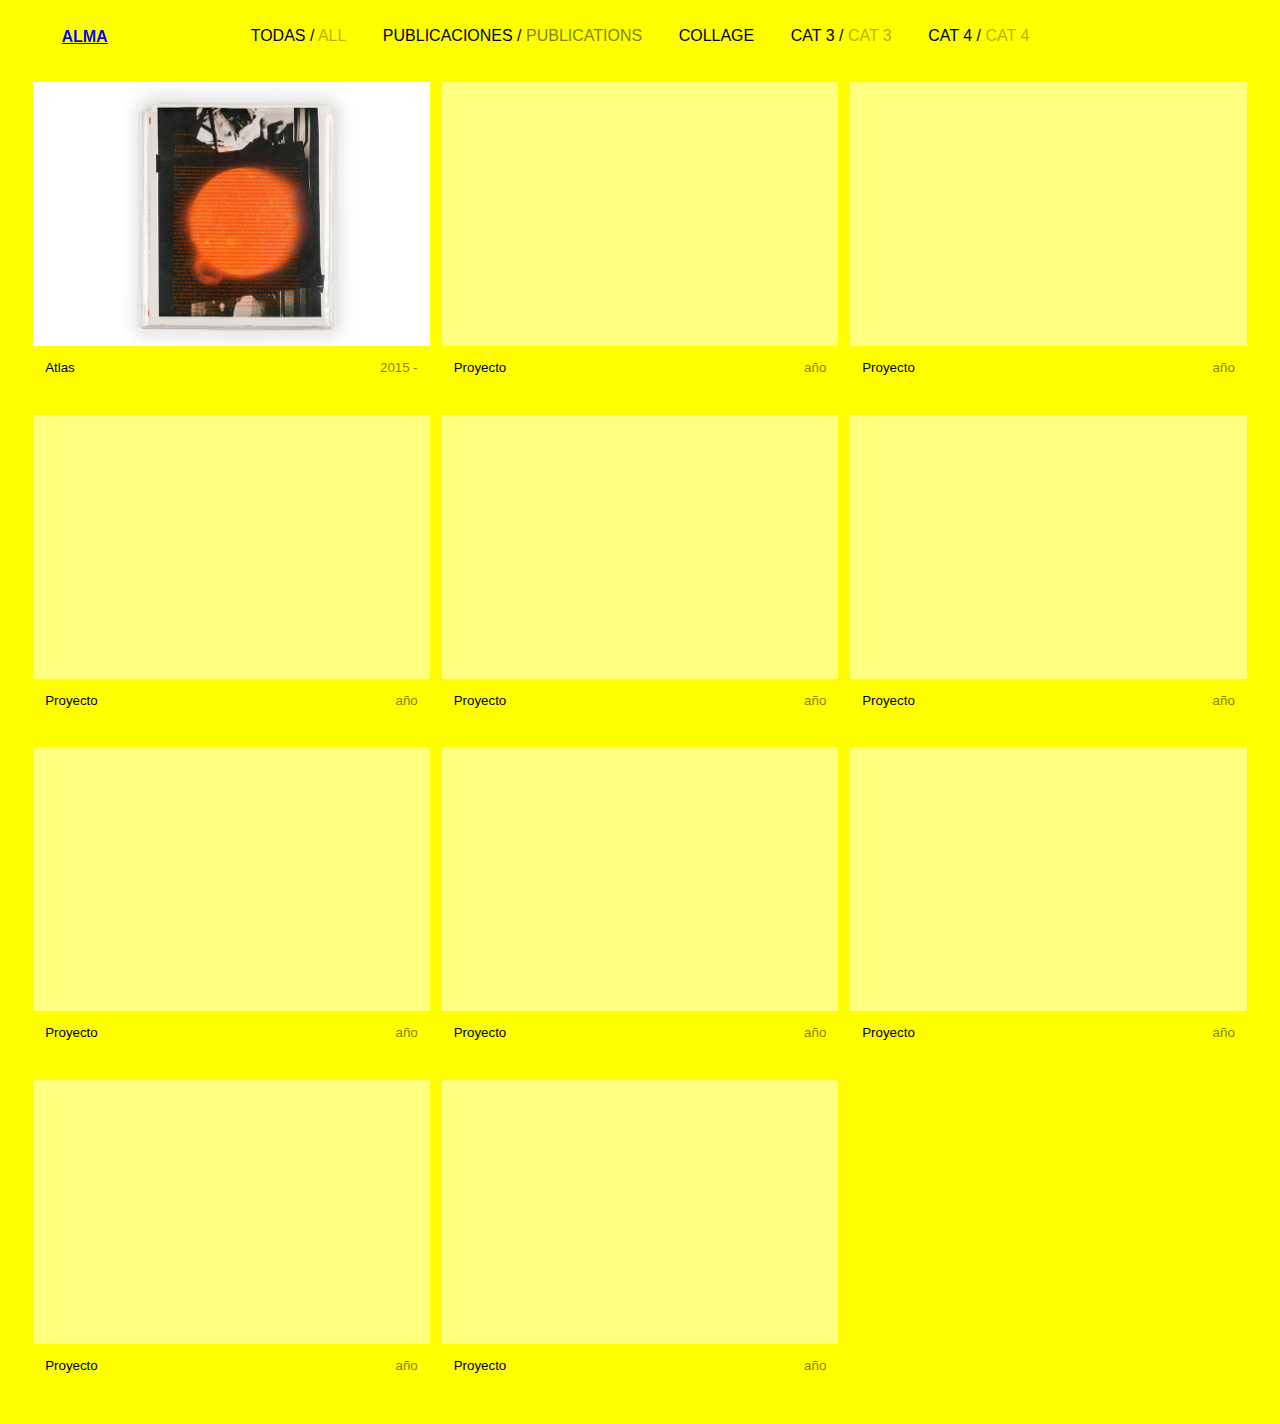
<file: indice proyectos.html>
<!doctype html>
<html lang="en">
  <head>
    <meta charset="utf-8">
    <meta name="viewport" content="width=device-width, initial-scale=1, shrink-to-fit=no">
   <link rel="stylesheet" href="style indice proyectos.css">
    <title>Alma Sarmiento</title>
     <link rel="icon" type="image/ico" img href="imagenes/favicon.png">
  </head>

  <body>

 <div id="headervolador"><p><a href="index.html">ALMA</a></p></div>
 <!--<div id="headervoladorcentro"><p></p></div>-->
 <div id="headervolador2"><p><a href="index.html"></a></p></div>

<!-- Control buttons -->
<div id="sort-options">
  <button class="btn active" onclick="filterSelection('all')"> TODAS / <font style="opacity: 30%;">ALL</b></font></button>

  <button class="btn" onclick="filterSelection('publicaciones')"> PUBLICACIONES / <font style="opacity: 50%;">PUBLICATIONS</b></font></button>

  <button class="btn" onclick="filterSelection('collage')"> COLLAGE<font style="opacity: 30%;"></b></font></button>

  <button class="btn" onclick="filterSelection('editorial')"> CAT 3 / <font style="opacity: 30%;">CAT 3</b></font></button>

  <button class="btn" onclick="filterSelection('grafico')"> CAT 4 / <font style="opacity: 30%;">CAT 4</b></font></button>

</div>
<!-- The filterable elements. Note that some have multiple class names (this can be used if they belong to multiple categories) -->

<div class="containerproyectos">

 <div class="filterItems publicaciones collage">
     <a href="2016 atlas.html"><img src="imagenes/2016 atlas/0.png" width="100%"><div id="infoproy"><p class="nombreproyecto">Atlas</p><p class="año">2015 - </p></div></a>
  </div>

  <div class="filterItems instalacion">
     <a href="proyecto1.html"><img src="imagenes/0.png" width="100%"><div id="infoproy"><p class="nombreproyecto">Proyecto</p><p class="año">año</p></div></a>
  </div>

    <div class="filterItems objetos">
     <a href="proyecto2.html"><img src="imagenes/0.png" width="100%"><div id="infoproy"><p class="nombreproyecto">Proyecto</p><p class="año">año</p></div></a>
  </div>

    <div class="filterItems instalacion objetos">
     <a href="proyecto3.html"><img src="imagenes/0.png" width="100%"><div id="infoproy"><p class="nombreproyecto">Proyecto</p><p class="año">año</p></div></a>
  </div>

  <div class="filterItems objetos">
     <a href="proyecto4.html"><img src="imagenes/0.png" width="100%"><div id="infoproy"><p class="nombreproyecto">Proyecto</p><p class="año">año</p></div></a>
  </div>

    <div class="filterItems objetos">
     <a href="proyecto5.html"><img src="imagenes/0.png" width="100%"><div id="infoproy"><p class="nombreproyecto">Proyecto</p><p class="año">año</p></div></a>
  </div>

  <div class="filterItems objetos">
     <a href="proyecto6.html"><img src="imagenes/0.png" width="100%"><div id="infoproy"><p class="nombreproyecto">Proyecto</p><p class="año">año</p></div></a>
  </div>

  <div class="filterItems objetos">
     <a href="proyecto7.html"><img src="imagenes/0.png" width="100%"><div id="infoproy"><p class="nombreproyecto">Proyecto</p><p class="año">año</p></div></a>
  </div>

  <div class="filterItems objetos">
     <a href="proyecto8.html"><img src="imagenes/0.png" width="100%"><div id="infoproy"><p class="nombreproyecto">Proyecto</p><p class="año">año</p></div></a>
  </div>

   <div class="filterItems objetos">
     <a href="proyecto9.html"><img src="imagenes/0.png" width="100%"><div id="infoproy"><p class="nombreproyecto">Proyecto</p><p class="año">año</p></div></a>
  </div>

   <div class="filterItems objetos">
     <a href="proyecto10.html"><img src="imagenes/0.png" width="100%"><div id="infoproy"><p class="nombreproyecto">Proyecto</p><p class="año">año</p></div></a>
  </div>



  </div>
</div>


<script type="text/javascript">
  
  let sortOptions = document.getElementById('sort-options')
let btns = sortOptions.getElementsByClassName('btn')

function filterSelection(str) {
  let items = document.getElementsByClassName('filterItems')
  
  if(str == "all"){ str = "" }
  
  Array.from(items).forEach(item => {
    removeClass(item, 'show')
    if(item.className.indexOf(str) > -1){
      addClass(item, 'show')
      console.log("working")
    }
  })
}

function addClass(element, name){
    let itemClass, itemName

    itemClass = element.className.split(' ')
    itemName = name.split(' ')

    for(let i = 0; i < itemName.length; i++){
      if(itemClass.indexOf(itemName[i]) == -1){
        element.className += " " + itemName[i]
      }
    }
}

function removeClass(element, name){
  let itemClass, itemName;
  
  itemClass = element.className.split(' ')
  itemName = name.split(' ')
  
 for (i = 0; i < itemName.length; i++) {
    while (itemClass.indexOf(itemName[i]) > -1) {
      itemClass.splice(itemClass.indexOf(itemName[i]), 1);
    }
  }
  element.className = itemClass.join(" ")
}

Array.from(btns).forEach((btn) => {
  btn.addEventListener('click', () => {
    let current = document.getElementsByClassName('active')
    current[0].className = current[0].className.replace(' active', '')
    this.className += ' active';
  })
})

filterSelection("all")

</script>

  </body>
</html>
</file>
<file: style proyectos.css>
*{ /* la estrella es un atributo
	override cualquier cosa en el documento.
	lo que esté referenciado a esta estrella será
	a todos los elementos del html.*/
	box-sizing: border-box;
}

img {
	max-width: 1080 px;
  margin: auto;
  display: block;
}

.contenedorvideo{
	max-width: 1080px;
	display: block;
	margin: auto;
}

.contenedoraudio{
	max-width: 1080px;
	display: block;
	margin: auto;
}

video {
  width: 100%;
	margin: auto;
	display: block;
}

.iframe-container{
  position: relative;
  left: 50%;
transform: translateX(-50%);
  max-width: 1080px;
  padding-bottom: 56.25%; 
  height: 0;
}
.iframe-container iframe{
  position: absolute;
 top: 50%;
  left: 50%;
  transform: translate(-50%, -50%);
  width: 100%;
  height: 100%;
}


@media only screen
  and (max-width: 374px) {
    video {
      display: none;
    }
}

/* links*/

a{
  color: inherit;
  text-decoration: underline;
}

a:hover {
	color:rebeccapurple;
  /*background-color: yellow;*/
  text-decoration-line: line-through;
}

a:active {
  color: whitesmoke;}



#rastrerovolador a {text-decoration: none}

h2 {
	font-size: 16px;
}

h3 {
  font-size: 36px;
}

p {margin: 10px;
}

/* barra de audio*/

.barraudio {
  width: 100%;
}

audio::-webkit-media-controls-panel {
  background-color: none;
}

audio::-webkit-media-controls-timeline {
  background-color: none;
  border-radius: 25px;
  margin-left: 10px;
  margin-right: 10px;
}

/* fin barra de audio*/

/* cuerpo*/

body {
	font-size: 1em;
	overflow: auto;
	text-align: justify;
  line-height: 1.5;
	font-family: sans-serif;
	font-style: normal;
  background-color: yellow;
  -webkit-tap-highlight-color: transparent; /* Makes the highlight invisible */
}


#headervolador{color: black;
  float: left;
text-align: center;
font-weight: bold;
width: 10%;
margin-left: 1%;
position: fixed;
z-index: 99;
}

/* Esto no se usa pero está bien tenerlo por ahí sin ser borrado
#headervoladorcentro{color: grey;
  background-color: teal;
  font-size: 10pt;
  clear: both;
text-align: center;
font-weight: bold;
margin: auto;
width: 100%;
position: fixed;
z-index: 0;
}
*/

#headervolador2{color: blue;
  font-size: 1.5em;
text-align: center;
font-weight: bold;
margin-left: 87.7%;
width: 10%;
position: fixed;
z-index: 96;
}

.container{
    display:grid;
  height: 100vh;
  grid-template-columns: 1fr 1fr 1fr 1fr 1fr 1fr;
  grid-template-rows:  1fr 1fr 1fr 1fr 1fr;
  grid-template-areas: " fichatecesp fichatecesp dhkjas fichateceng fichateceng klasdlk"
                       " descripcionesp descripcionesp descripcionesp descripcioneng descripcioneng descripcioneng"
                       "dfsdfñls espaciofotos espaciofotos espaciofotos espaciofotos skldfjsl";
  grid-gap: .5rem;
  }
 
#tituloproy{
  font-size: 2em;
  color: rebeccapurple;
  position: fixed;
  grid-area: tituloproy;}

#fichatecesp{
  padding: 5%;
  margin-bottom: -5%;
  font-size: 12pt;
  text-align: left;
  grid-area: fichatecesp;
}
#fichateceng{
   padding: 5%;
   margin-bottom: -5%;
  font-size: 12pt;
  text-align: left;
  color: grey;
  grid-area: fichateceng;
}

#descripcionesp{
  margin-left: 10%;
  max-width: 80%;
	text-align: left;
  font-family: sans-serif;
  grid-area: descripcionesp;}

#descripcioneng{
   margin-left: 10%;
  max-width: 80%;
	text-align: left;
 font-family: sans-serif;
  color: grey;
  grid-area: descripcioneng;}

#espaciofotos{
  background-color: transparent;
  grid-area: espaciofotos;
  margin-top: 2%;
  height: 100%;
}

  #contenidoadicional{
  background-color: transparent;
  grid-area: contenidoadicional;
}

#piedefoto{
  font-family: monospace;
position: relative; 
 color: black;
 max-width: 1080px;
  margin-top: -1%;
  margin-bottom: 2.5%;
  font-size: 10pt;
}


  #descripcionintermedia{
  margin-left: 3%;
  width: 40%;
  text-align: left;
  font-family: sans-serif;
float: left;}

   #descripcionintermedia2{
  margin-left: 3%;
 width: 40%;
  text-align: left;
  font-family: sans-serif;
float: right;}


@media (max-width: 1550px){



	img {
		max-width: 100%;
	  margin: auto;
	  display: block;
	}


	#fichatecesp{
    font-size: 10pt;
	max-width: 95%;
	}
	#fichateceng{
      font-size: 10pt;
	  max-width: 95%;
	}

  body {
  font-size: 12pt;
}

#descripcionesp{
  margin-left: 0%;
  font-size: 12pt;
  max-width: 100%;
  text-align: left;
  font-family: sans-serif;
  grid-area: descripcionesp;}

#descripcioneng{
  margin-left: 0%;
  font-size: 12pt;
  max-width: 100%;
  margin-bottom: 7%;
  text-align: left;
 font-family: sans-serif;
  color: grey;
  grid-area: descripcioneng;}


  #descripcionintermedia{
    font-size: 10pt;
    line-height: 1.5;
  margin-left: 3%;
  width: 43%;
  text-align: left;
  font-family: sans-serif;
float: left;}

   #descripcionintermedia2{
    font-size: 10pt;
    line-height: 1.5;
  margin-left: 3%;
 width: 43%;
  text-align: left;
  font-family: sans-serif;
float: right;}


@media (max-width: 720px){

  body {
  font-size: 10pt;
  overflow: auto;
  text-align: justify;
  line-height: 1.5;
}

  .container{
    grid-template-columns: 1fr 1fr;
    grid-template-rows: 1fr 1fr 1fr 1fr 1fr 1fr;
    grid-template-areas:
                      "fichatecesp fichateceng"
                       "descripcionesp descripcionesp"
                      "descripcioneng descripcioneng"
                      "espaciofotos espaciofotos";
                     
  }

#descripcionesp{
  margin-left: 0%;
  font-size: 12pt;
  max-width: 100%;
  text-align: left;
  font-family: sans-serif;
  grid-area: descripcionesp;}

#descripcioneng{
  margin-left: 0%;
  font-size: 12pt;
  max-width: 100%;
  margin-bottom: 7%;
  text-align: left;
 font-family: sans-serif;
  color: grey;
  grid-area: descripcioneng;}

  #espaciofotos{
  background-color: transparent;
  grid-area: espaciofotos;
  margin-top: 0%;
  height: 100%;
}

  #headervolador{color: midnightblue;
  text-align: right;
  font-weight: bold;
  width: 97.5%;
  position: fixed;
  top: 0%;
}

#headervolador2{color: blue;
  font-size: 1.5em;
text-align: center;
font-weight: bold;
margin-left: 45%;
width: 10%;
 margin-top: -.5%;
position: fixed;
z-index: 96;
}

#tituloproy{
  font-size: 16pt;
  position: fixed;
  grid-area: tituloproy;}

#piedefoto{
position: relative; 
 color: black;
 max-width: 1080px;
  margin-top: -2%;
  margin-bottom: 5%;
  font-size: 9pt;
}

}
</file>
<file: style indice proyectos.css>
/* Estilos globales que cobijan todas las secciones*/

body{
  max-width: 100vw;
  font-size: 12pt;
  overflow: auto;
  text-align: justify;
  line-height: 1.5;
  font-family: sans-serif;
background-color: yellow;
}

a{text-decoration: underline;
color: inherit;}

a:hover{
  opacity: 0.7;}

  #headervolador{color: blue;
  float: left;
text-align: center;
font-weight: bold;
width: 10%;
margin-left: 1%;
margin-top: -.5%;
position: fixed;
z-index: 99;
}

/* Esto no se usa pero está bien tenerlo por ahí sin ser borrado
#headervoladorcentro{color: grey;
  background-color: teal;
  font-size: 10pt;
  clear: both;
text-align: center;
font-weight: bold;
margin: auto;
width: 100%;
position: fixed;
z-index: 0;
}
*/

#headervolador2{color: black;
text-align: center;
font-weight: bold;
margin-left: 87.7%;
width: 10%;
position: fixed;
z-index: 96;
}

.containerproyectos {
  max-height: 100%;
  max-width: 100%;
  margin: 1% 1% 1% 1%;
  padding: 1%;
  display: grid;
  grid-gap: 1%;
  grid-template-columns: repeat(auto-fill, minmax(30%, 1fr));
}

/* Estilo para "Control buttons"*/

#sort-options{
 max-width: 80%;
  margin-left: 10%;
  position: relative;
  margin-top: 15px;
  text-align: center;
  z-index: 95;
}

.btn {
  background-color: transparent;
  text-align: center;
  border: none;
  padding: 12px 16px;
  cursor: pointer;
  color: black;
  font-size: 1em;
  border-radius: 4px;
  transition: 350ms;
}

.btn:hover {
  color: blue;
  background-color: transparent;
}

.btn:focus{
  outline: none;
  background-color: none;
  color: blue;
  font-weight: bold;
}

.btn:active {
  background-color: transparent;
  color: pink;
}

@keyframes showing{
  from{
    opacity: 0;
  }to{
    opacity: 1;
  }
}

.filterItems {
  background-color: transparent;
  border-radius: none;
  display: none;
  overflow: hidden;
  height: 100%;
}


.show {
  display: block;
  animation: 350ms showing linear;
}

/* Fin estilo para "Control buttons"*/


#infoproy {height: 100%;
  margin-bottom: 5%;
  padding-left: 3%;
  padding-right: 3%;}

.nombreproyecto{
font-size: 10pt;
position: relative;
width: 20%;
margin-top: 5px;
float: left;}

.año{
font-size: 10pt;
position: relative;
width: 20%;
opacity: 50%;
float: right;
margin-top: 5px;
text-align: right;}


.documentosproyectos{font-style: italic;
color: blue;}





@media (max-width: 900px){

/* Estilos globales que cobijan todas las secciones*/

#headervolador{
text-align: center;
margin-top: -3%;
width: 13%;
position: fixed;
z-index: 1;
}

#headervolador2{color: black;
text-align: center;
font-weight: bold;
margin-left:71%;
width: 25%;
position: fixed;
z-index: 96;
}

.containerproyectos {
    position: relative;
    width: 95vw;
    left: 50%;
    transform: translateX(-50%);
    margin-left: 0%;
    margin-right: 0%;
    margin-top: -7%;
  padding: 0%;
  display: grid;
  grid-gap: 1%;
  grid-template-columns: repeat(auto-fill, minmax(100%, 1fr));
  overflow: none;
}

/* Estilo para "Control buttons"*/

#sort-options{
  width: 40%;
  position: relative;
  margin-top: 15px;
  margin-left: 15%;
  text-align: left;
  z-index: 0;
  margin-bottom: 10%;
}

.btn {
  border: none;
  text-align: left;
  width: 100%;
  padding: 1% 3%;
  cursor: pointer;
  color: black;
  font-size: 0.8rem;
  border-radius: none;
  transition: 350ms;
}

.filterItems {
  position: relative;
  background-color: transparent;
  align-content: center;
  display: none;
  overflow: hidden;
  height: 150%;
  width: 100%;
}

.filterItems > img{
  width: 100%;
}

.show {
  display: block;
  animation: 350ms showing linear;
}


.nombre{
text-align: left;
width: 90%;}

/* Fin estilo para índice artes*/
</file>
